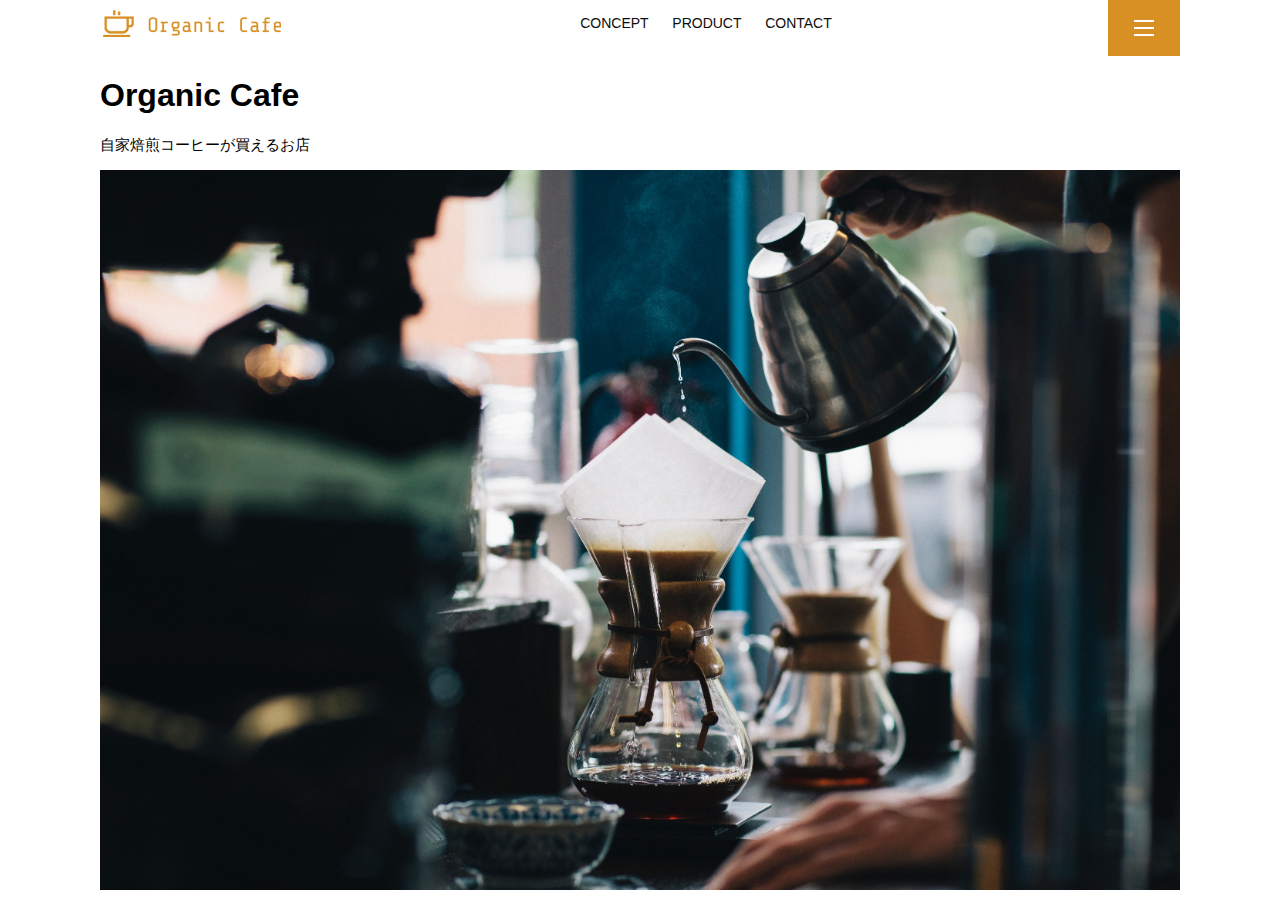
<file: html-css-kadai_013/index.html>
<!DOCTYPE html>
<html>
  <head>
    <title>Organic Cafe</title>
    <meta charset="UTF-8" />
    <meta name="description" content="自家焙煎のコーヒーがお家で楽しめるOrganic Cafe"/>
    <meta name="viewport" content="width=device-width, initial-scale=1.0" />
    <link rel="stylesheet" href="style.css" />
  </head>
  <body>
    <!-- ヘッダー -->
    <header>
      <!-- ロゴ -->
      <a href="index.html" id="logo"><img src="images/logo.png" alt="トップページに戻る"/></a>

      <!-- PC用ナビゲーション -->
      <nav id="nav-pc">
        <a href="index.html#concept">CONCEPT</a>
        <a href="index.html#product">PRODUCT</a>
        <a href="index.html#contact">CONTACT</a>
      </nav>
      <!-- スマートフォン用ハンバーガーメニュー -->
      <img src="images/button-menu.png" alt="ナビゲーションを開く" id="menu-up" onclick="document.getElementById('nav-sp').style.display = 'block'">
      <!-- スマホ用ナビゲーション -->
      <nav id="nav-sp">
        <ul>
          <li>
            <img src="images/button-close.png" alt="ナビゲーションを閉じる" id="close" onclick="document.getElementById('nav-sp').style.display = 'none'">
          </li>
          <li>
            <a href="index.html" id="logo-sp" onclick="document.getElementById('nav-sp').style.display = 'none'">
              <img src="images/logo-sp.png" alt="トップページに戻る">
            </a>
          </li>
          <li>
            <a href="index.html#concept" class="menu" onclick="document.getElementById('nav-sp').style.display = 'none'">CONCEPT</a>
          </li>
          <li>
            <a href="index.html#product" class="menu" onclick="document.getElementById('nav-sp').style.display = 'none'">PRODUCT</a>
          </li>
          <li>
            <a href="index.html#contact" class="menu" onclick="document.getElementById('nav-sp').style.display = 'none'">CONTACT</a>
          </li>
        </ul>
      </nav>
    </header>

    <main>
      <article>
        <!-- メインビジュアル -->
        <section id="main-visual">
          <div id="main-message">
            <h1>Organic Cafe</h1>
            <p>自家焙煎コーヒーが買えるお店</p>
          </div>
          <img src="images/main-image.jpg" alt="コーヒーをハンドドリップで淹れる画像"/>
        </section>
      </article>
    </main>
  </body>
</html>
</file>
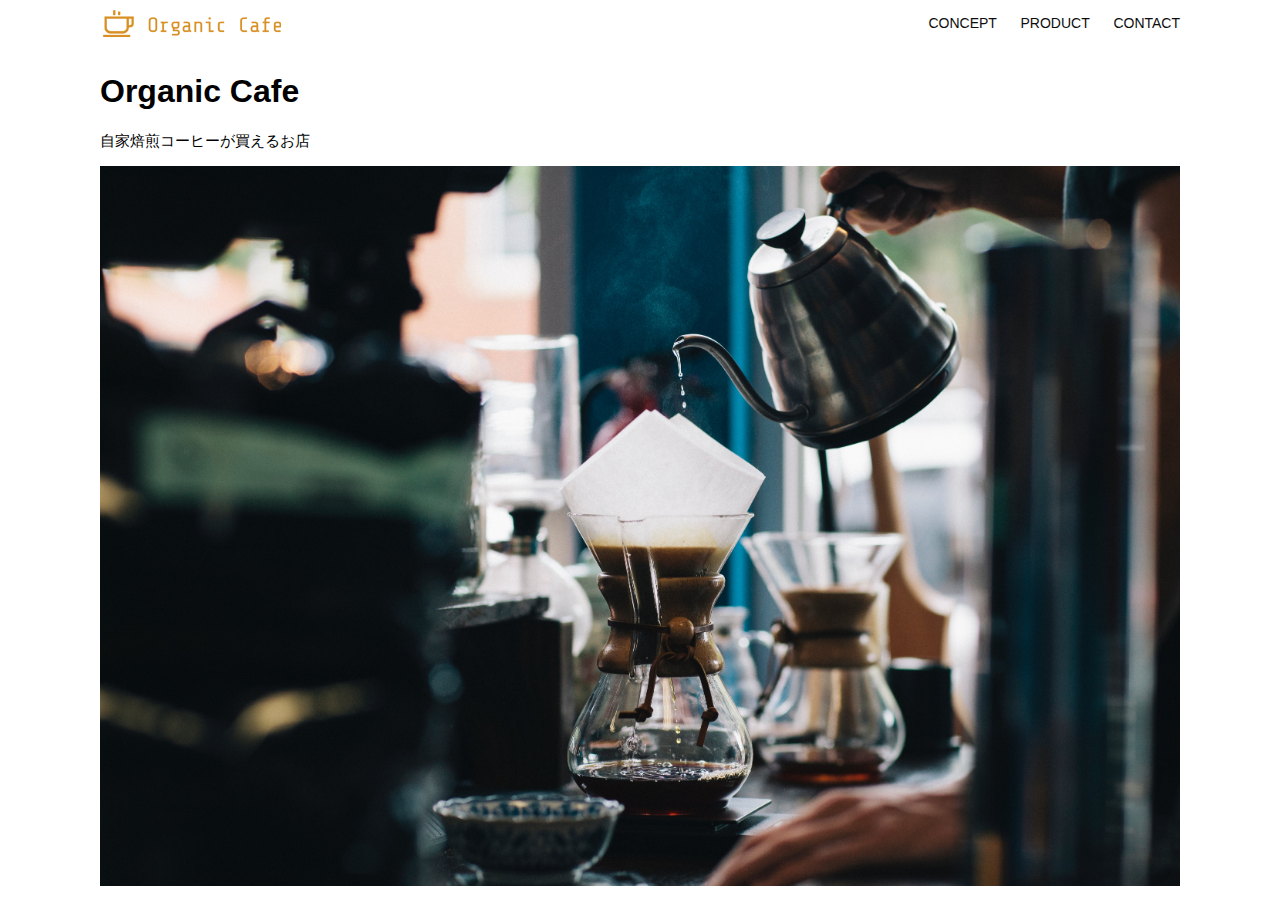
<file: kadai_013/kadai_013/index.html>
<!DOCTYPE html>
<html>
  <head>
    <title>Organic Cafe</title>
    <meta charset="UTF-8" />
    <meta name="description" content="自家焙煎のコーヒーがお家で楽しめるOrganic Cafe"/>
    <meta name="viewport" content="width=device-width, initial-scale=1.0" />
    <link rel="stylesheet" href="style.css" />
  </head>
  <body>
    <!-- ヘッダー -->
    <header>
      <!-- ロゴ -->
      <a href="index.html" id="logo"><img src="images/logo.png" alt="トップページに戻る"/></a>

      <!-- PC用ナビゲーション -->
      <nav id="nav-pc">
        <a href="index.html#concept">CONCEPT</a>
        <a href="index.html#product">PRODUCT</a>
        <a href="index.html#contact">CONTACT</a>
      </nav>
      <!-- スマートフォン用ハンバーガーメニュー -->
      <img src="images/button-menu.png" alt="ナビゲーションを開く" id="menu-sp" onclick="document.getElementById('nav-sp').style.display = 'block'">
      <!-- スマホ用ナビゲーション -->
      <nav id="nav-sp">
        <ul>
          <li>
            <img src="images/button-close.png" alt="ナビゲーションを閉じる" id="close" onclick="document.getElementById('nav-sp').style.display = 'none'">
          </li>
          <li>
            <a href="index.html" id="logo-sp" onclick="document.getElementById('nav-sp').style.display = 'none'">
              <img src="images/logo-sp.png" alt="トップページに戻る"></a>
          </li>
          <li>
            <a href="index.html#concept" class="menu" onclick="document.getElementById('nav-sp').style.display = 'none'">CONCEPT</a>
          </li>
          <li>
            <a href="index.html#product" class="menu" onclick="document.getElementById('nav-sp').style.display = 'none'">PRODUCT</a>
          </li>
          <li>
            <a href="index.html#contact" class="menu" onclick="document.getElementById('nav-sp').style.display = 'none'">CONTACT</a>
          </li>
        </ul>
      </nav>
    </header>

    <main>
      <article>
        <!-- メインビジュアル -->
        <section id="main-visual">
          <div id="main-message">
            <h1>Organic Cafe</h1>
            <p>自家焙煎コーヒーが買えるお店</p>
          </div>
          <img src="images/main-image.jpg" alt="コーヒーをハンドドリップで淹れる画像"/>
        </section>
      </article>
    </main>
  </body>
</html>
</file>
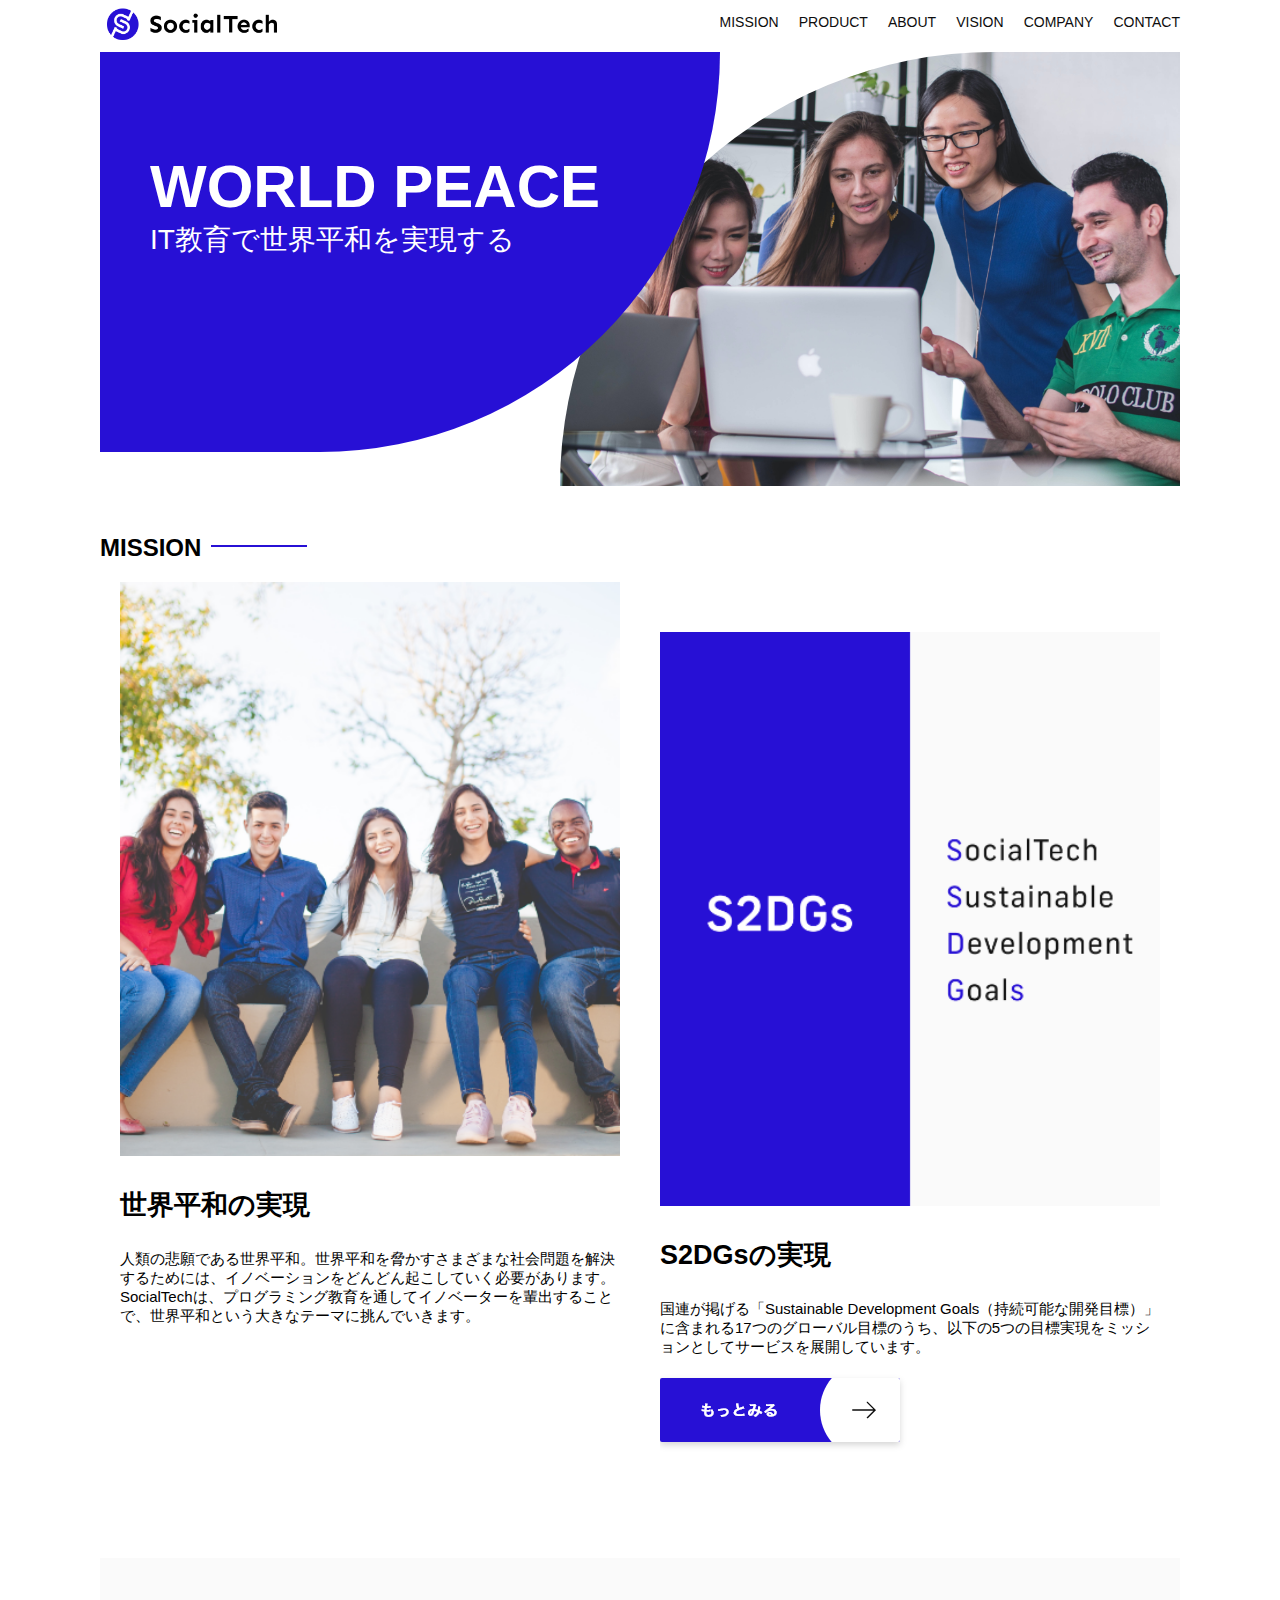
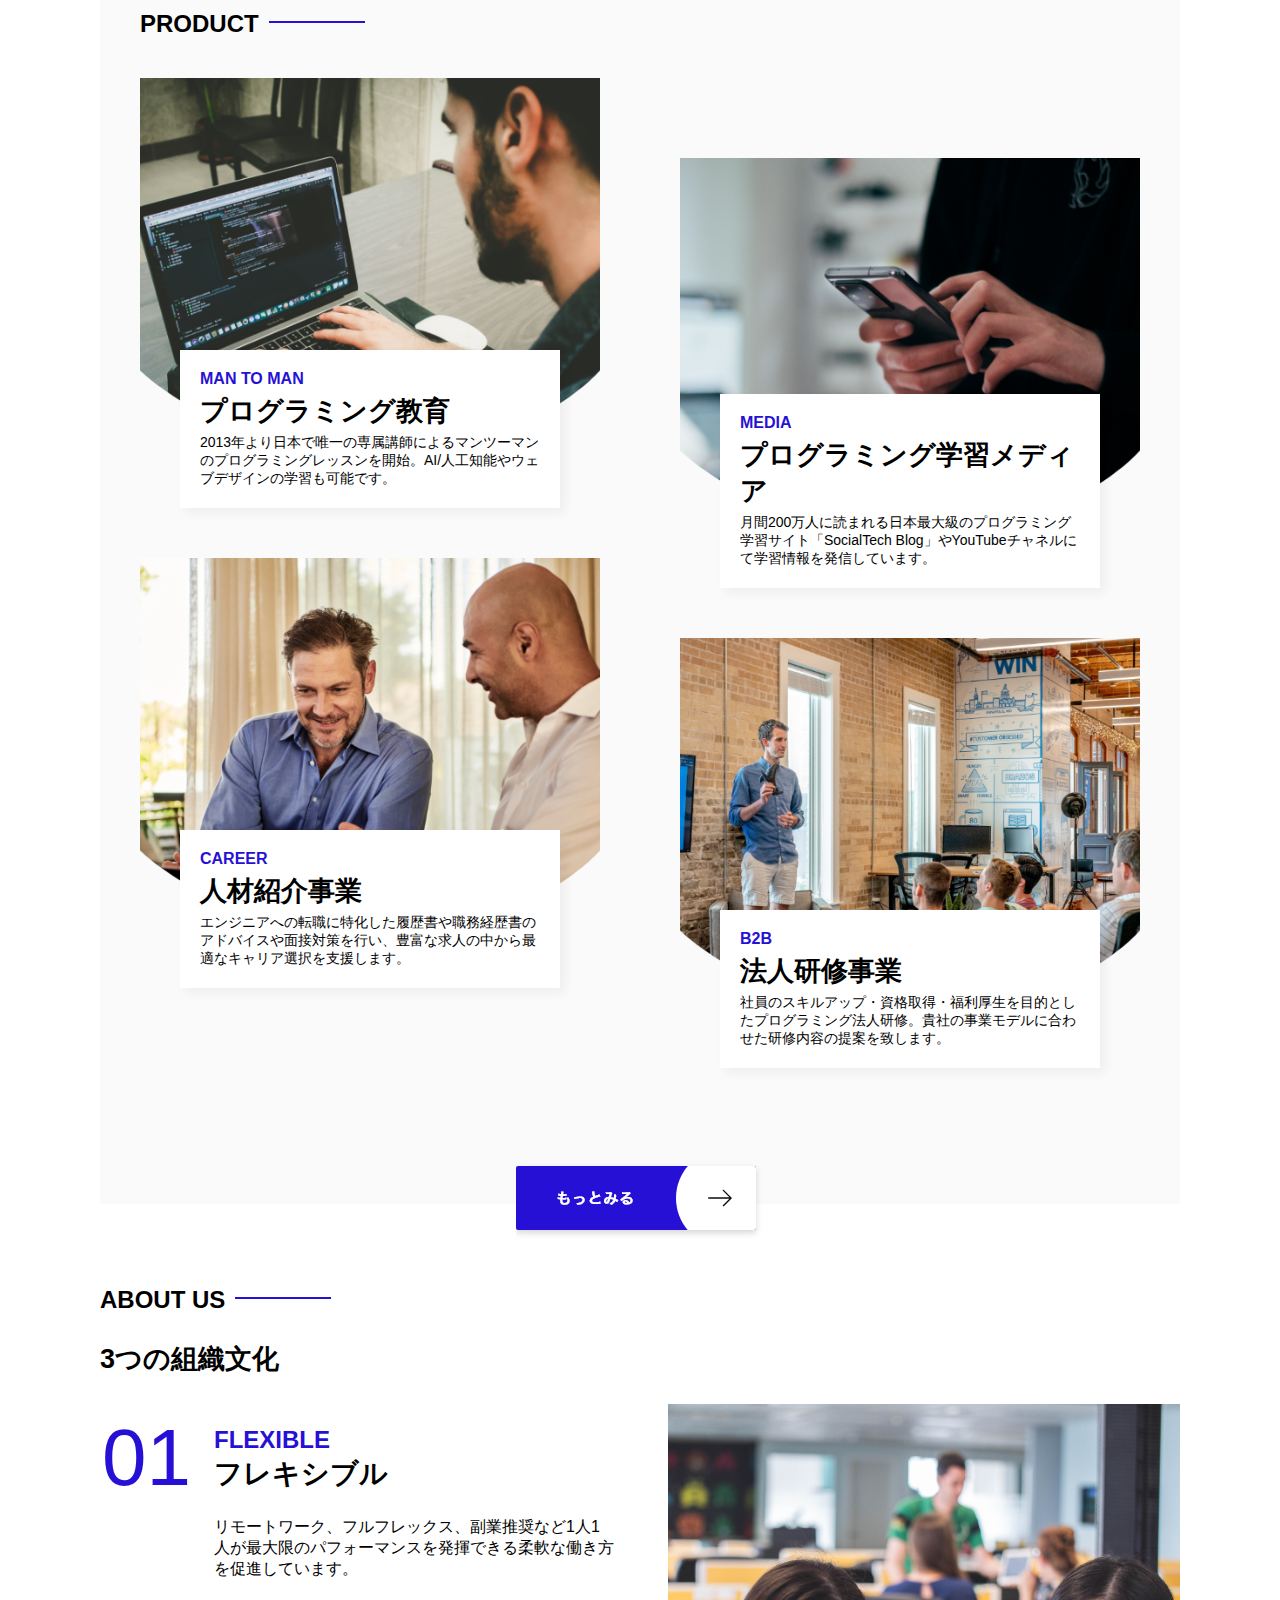
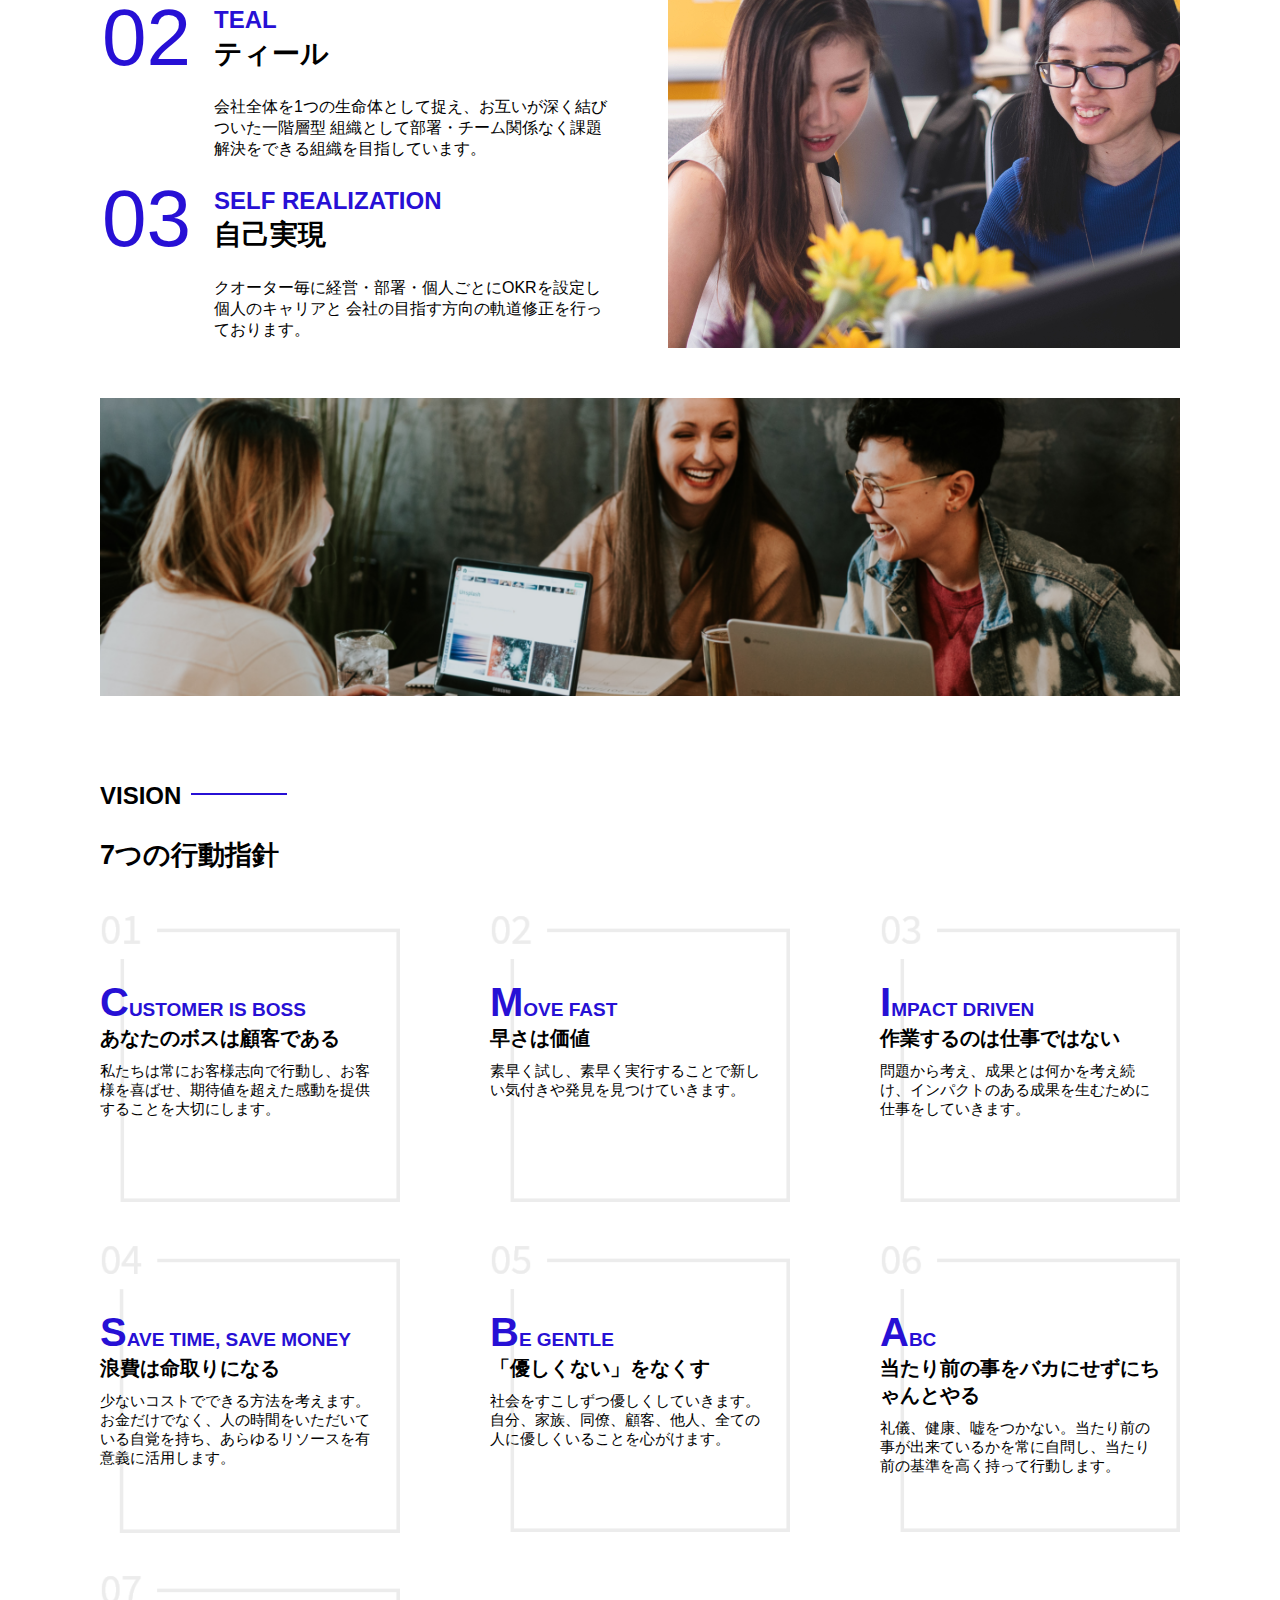
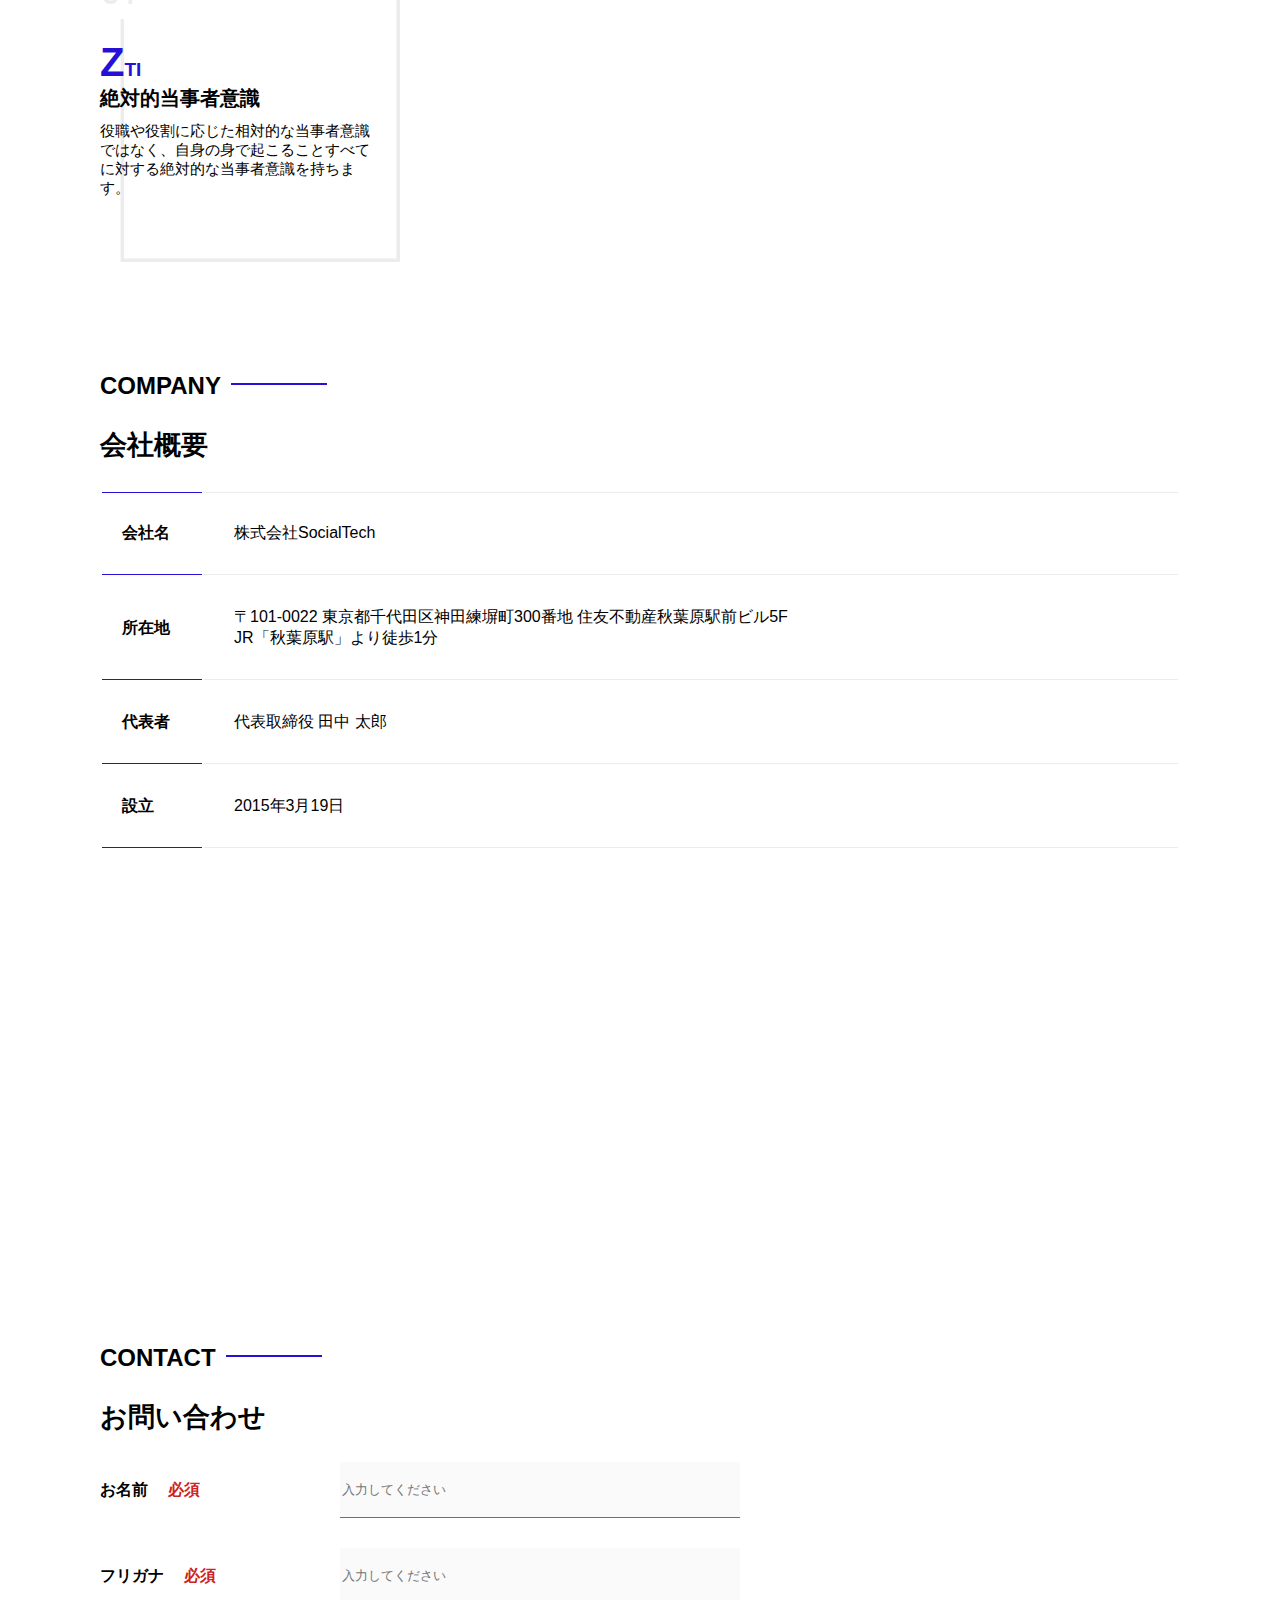
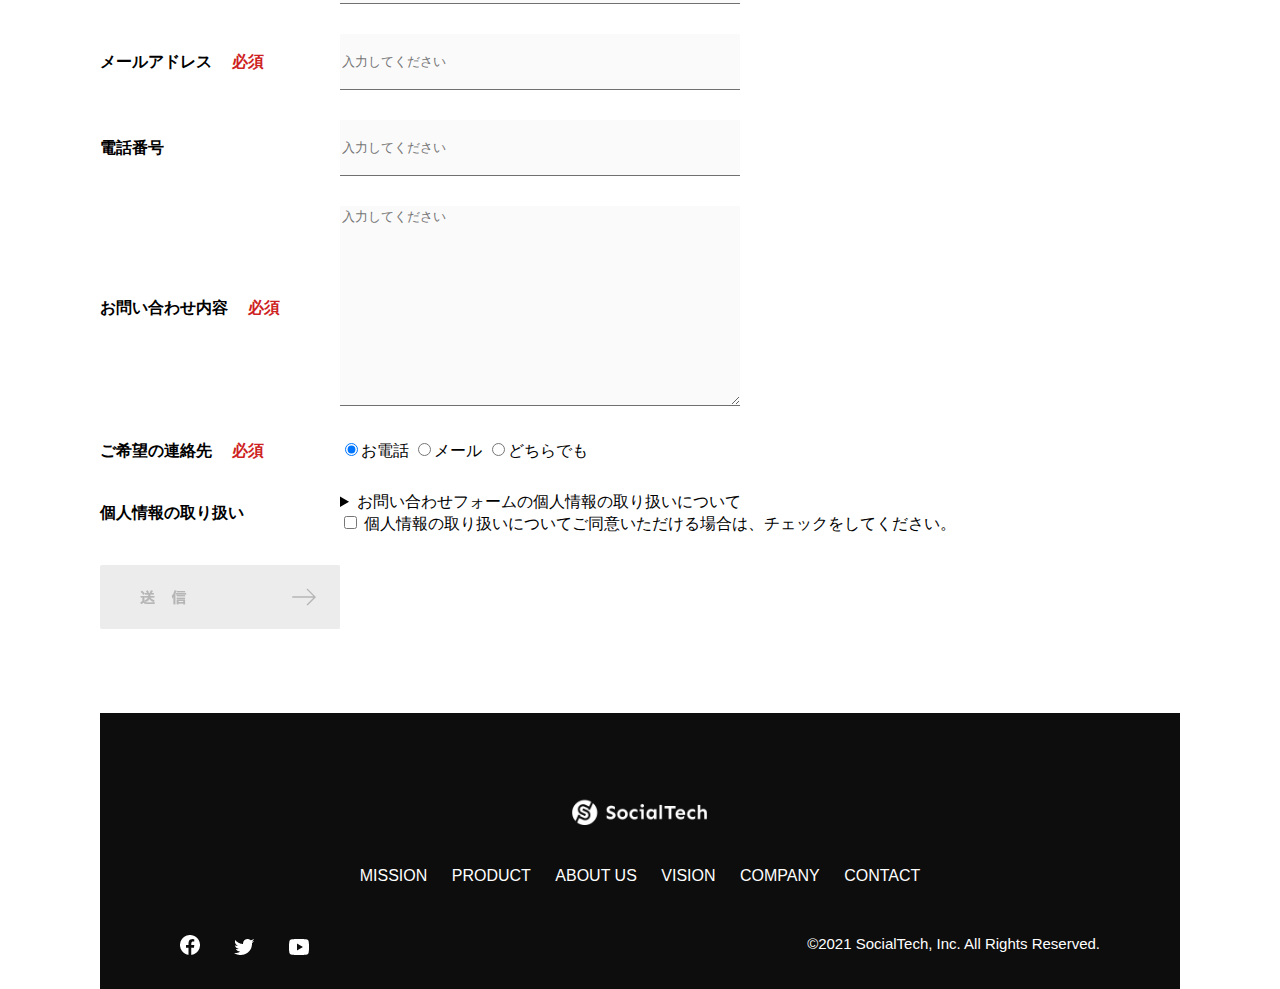
<file: kadai_tutorial_output/socialtech/index.html>
<!DOCTYPE html>
<html>
  <head>
    <title>SocialTech</title>
    <meta charset="UTF-8">
    <meta name="description" content="SocialTechはEdTech業界のリーディングカンパニーを目指します。">
    <meta name="viewport" content="width=device-width, initial-scale=1.0">
    <link rel="stylesheet" href="style.css">
  </head>
  <body>
    <!-- header -->
     <header>
      <!-- ロゴ -->
       <a href="index.html" id="logo"><img src="images/logo.png" alt="トップページに戻る"></a>

       <!-- PC用ナビゲーション -->
        <nav id="nav-pc">
          <ul>
            <li><a href="mission.html">MISSION</a></li>
            <li><a href="product.html">PRODUCT</a></li>
            <li><a href="index.html#aboutus">ABOUT</a></li>
            <li><a href="index.html#vision">VISION</a></li>
            <li><a href="index.html#company">COMPANY</a></li>
            <li><a href="index.html#contact">CONTACT</a></li>
          </ul>
        </nav>
        <!-- スマホ用メニューボタン -->
        <button id="menu-sp" onclick="document.getElementById('nav-sp').style.display = 'block'">
          <img src="images/button-menu.png" alt="ナビゲーションを開く">
        </button>
        <!-- スマホ用ナビゲーション -->
         <div id="nav-sp">
          <button id="close" onclick="document.getElementById('nav-sp').style.display = 'none'">
            <img src="images/button-close.png" alt="ナビゲーションを閉じる">
          </button>
          <nav>
            <ul>
              <li>
                <a href="index.html" id="logo-sp" onclick="document.getElementById('nav-sp').style.display = 'none'"><img src="images/logo-sp.png" alt="トップページに戻る"></a>
              </li>
              <li><a href="mission.html" class="menu" onclick="document.getElementById('nav-sp').style.display = 'none'">MISSION</a></li>
              <li><a href="product.html" class="menu" onclick="document.getElementById('nav-sp').style.display = 'none'">PRODUCT</a></li>
              <li><a href="index.html#aboutus" class="menu" onclick="document.getElementById('nav-sp').style.display = 'none'">ABOUT US</a></li>
              <li><a href="index.html#vision" class="menu" onclick="document.getElementById('nav-sp').style.display = 'none'">VISION</a></li>
              <li><a href="index.html#company" class="menu" onclick="document.getElementById('nav-sp').style.display = 'none'">COMPANY</a></li>
              <li><a href="index.html#contact" class="menu" onclick="document.getElementById('nav-sp').style.display = 'none'">CONTACT</a></li>
            </ul>
          </nav>
          <div id="sns">
            <a href="https://www.facebook.com/sejuku2013">
              <img src="images/button-facebook.png" alt="Facebookのリンク">
            </a>
            <a href="https://twitter.com/samuraijuku">
              <img src="images/button-twitter.png" alt="Twitterのリンク">
            </a>
            <a href="https://www.youtube.com/channel/UCCFOQO5aDK0xXam4cUQXT8g">
              <img src="images/button-youtube.png" alt="YouTubeのリンク">
            </a>
          </div>
         </div>
      </header>
      <main>
        <article>

          <!-- メインビジュアル -->
          <section id="main-visual">
            <div id="main-message">
              <h1>WORLD PEACE</h1>
              <p>IT教育で世界平和を実現する</p>
            </div>
            <img src="images/index/index-main.png" alt="PCの周りに集まる多国籍の仲間たち">
          </section>

          <!-- ミッション -->
           <section id="mission">
            <h2 class="index-h2">MISSION</h2>
            <div id="mission-flex">
              <div>
                <img id="mission-photo" src="images/index/index-mission.png" alt="屋外のベンチで写真を撮影する多国籍の仲間たち">
                <h3>世界平和の実現</h3>
                <p>
                  人類の悲願である世界平和。世界平和を脅かすさまざまな社会問題を解決するためには、イノベーションをどんどん起こしていく必要があります。SocialTechは、プログラミング教育を通してイノベーターを輩出することで、世界平和という大きなテーマに挑んでいきます。
                </p>
              </div>
              <div>
                <img id="s2dgs" src="images/index/s2dgs.png" alt="S2DGs">
                <h3>S2DGsの実現</h3>
                <p>国連が掲げる「Sustainable Development Goals（持続可能な開発目標）」に含まれる17つのグローバル目標のうち、以下の5つの目標実現をミッションとしてサービスを展開しています。</p>
                <a href="mission.html">
                  <img src="images/button-more.png" alt="もっとみる">
                </a>
              </div>
            </div>
           </section>

           <!-- プロダクト -->
          <section id="product">
            <h2 class="index-h2">PRODUCT</h2>
            <div class="product-flex">
              <div id="product-left">
                <div>
                  <img src="images/index/index-mantoman.png" alt="PCでコードを書く男性" class="product-photo">
                  <div class="product-explain">
                    <span>MAN TO MAN</span>
                    <h3>プログラミング教育</h3>
                    <p>2013年より日本で唯一の専属講師によるマンツーマンのプログラミングレッスンを開始。AI/人工知能やウェブデザインの学習も可能です。</p>
                  </div>
                </div>
                <div>
                  <img src="images/index/index-career.png" alt="笑顔で話し合う2人の男性" class="product-photo">
                  <div class="product-explain">
                    <span>CAREER</span>
                    <h3>人材紹介事業</h3>
                    <p>エンジニアへの転職に特化した履歴書や職務経歴書のアドバイスや面接対策を行い、豊富な求人の中から最適なキャリア選択を支援します。</p>
                  </div>
                </div>
              </div>
              <div id="product-right">
                <div>
                  <img src="images/index/index-media.png" alt="スマートフォンを操作する人" class="product-photo">
                  <div class="product-explain">
                    <span>MEDIA</span>
                    <h3>プログラミング学習メディア</h3>
                    <p>月間200万人に読まれる日本最大級のプログラミング学習サイト「SocialTech Blog」やYouTubeチャネルにて学習情報を発信しています。</p>
                  </div>
                </div>
                <div>
                  <img src="images/index/index-b2b.png" alt="講演中の男性とそれを聴く人々" class="product-photo">
                  <div class="product-explain">
                    <span>B2B</span>
                    <h3>法人研修事業</h3>
                    <p>社員のスキルアップ・資格取得・福利厚生を目的としたプログラミング法人研修。貴社の事業モデルに合わせた研修内容の提案を致します。</p>
                  </div>
                </div>
              </div>
            </div>
            <div id="product-more">
              <a href="product.html">
                <img src="images/button-more.png" alt="もっとみる">
              </a>
            </div>
          </section>

          <!-- about us -->
          <section id="aboutus">
            <h2 class="index-h2">ABOUT US</h2>
            <h3>3つの組織文化</h3>
            <div>
              <table class="culture-table">
                <tr>
                  <td class="culture-num">01</td>
                  <th><span class="culture-en">FLEXIBLE</span><br>フレキシブル</th>
                </tr>
                <tr>
                  <td>
                    <!-- 空のセル -->
                  </td>
                  <td class="culture-description">リモートワーク、フルフレックス、副業推奨など1人1人が最大限のパフォーマンスを発揮できる柔軟な働き方を促進しています。</td>
                </tr>
                <tr>
                  <td class="culture-num">02</td>
                  <th><span class="culture-en">TEAL</span><br>ティール</th>
                </tr>
                <tr>
                  <td>
                    <!-- 空のセル -->
                  </td>
                  <td class="culture-description">会社全体を1つの生命体として捉え、お互いが深く結びついた一階層型 組織として部署・チーム関係なく課題解決をできる組織を目指しています。</td>
                </tr>
                <tr>
                  <td class="culture-num">03</td>
                  <th><span class="culture-en">SELF REALIZATION</span><br>自己実現</th>
                </tr>
                <tr>
                  <td>
                    <!-- 空のセル -->
                  </td>
                  <td class="culture-description">クオーター毎に経営・部署・個人ごとにOKRを設定し個人のキャリアと 会社の目指す方向の軌道修正を行っております。</td>
                </tr>
              </table>
              <img src="images/index/index-aboutus1.png" alt="笑顔で話し合う2人の女性" class="culture-img">
            </div>
            <img src="images/index/index-aboutus2.png" alt="笑顔で話し合う3人の男女" class="culture-img2">
          </section>

          <!-- VISION -->
          <section id="vision">
            <h2 class="index-h2">VISION</h2>
            <h3>7つの行動指針</h3>
            <div>
              <div class="vision-box">
                <img src="images/index/vision-01.png" alt="01">
                <div>
                  <h4>CUSTOMER IS BOSS</h4>
                  <h5>あなたのボスは顧客である</h5>
                  <p>私たちは常にお客様志向で行動し、お客様を喜ばせ、期待値を超えた感動を提供することを大切にします。</p>
                </div>
              </div>
              <div class="vision-box">
                <img src="images/index/vision-02.png" alt="02">
                <div>
                  <h4>MOVE FAST</h4>
                  <h5>早さは価値</h5>
                  <p>素早く試し、素早く実行することで新しい気付きや発見を見つけていきます。</p>
                </div>
              </div>
              <div class="vision-box">
                <img src="images/index/vision-03.png" alt="03">
                <div>
                  <h4>IMPACT DRIVEN</h4>
                  <h5>作業するのは仕事ではない</h5>
                  <p>問題から考え、成果とは何かを考え続け、インパクトのある成果を生むために仕事をしていきます。</p>
                </div>
              </div>
              <div class="vision-box">
                <img src="images/index//vision-04.png" alt="04">
                <div>
                  <h4>SAVE TIME, SAVE MONEY</h4>
                  <h5>浪費は命取りになる</h5>
                  <p>少ないコストでできる方法を考えます。お金だけでなく、人の時間をいただいている自覚を持ち、あらゆるリソースを有意義に活用します。</p>
                </div>
              </div>
              <div class="vision-box">
                <img src="images/index/vision-05.png" alt="05">
                <div>
                  <h4>BE GENTLE</h4>
                  <h5>「優しくない」をなくす</h5>
                  <p>社会をすこしずつ優しくしていきます。自分、家族、同僚、顧客、他人、全ての人に優しくいることを心がけます。</p>
                </div>
              </div>
              <div class="vision-box">
                <img src="images/index/vision-06.png" alt="06">
                <div>
                  <h4>ABC</h4>
                  <h5>当たり前の事をバカにせずにちゃんとやる</h5>
                  <p>礼儀、健康、嘘をつかない。当たり前の事が出来ているかを常に自問し、当たり前の基準を高く持って行動します。</p>
                </div>
              </div>
              <div class="vision-box">
                <img src="images/index/vision-07.png" alt="07">
                <div>
                  <h4>ZTI</h4>
                  <h5>絶対的当事者意識</h5>
                  <p>役職や役割に応じた相対的な当事者意識ではなく、自身の身で起こることすべてに対する絶対的な当事者意識を持ちます。</p>
                </div>
              </div>
            </div>
          </section>

          <!-- COMPANY -->
          <section id="company">
            <h2 class="index-h2">COMPANY</h2>
            <h3>会社概要</h3>
            <table id="company-table">
              <tr>
                <th class="tableheader tableheader-first">会社名</th>
                <td class="cell cell-first">株式会社SocialTech</td>
              </tr>
              <tr>
                <th class="tableheader">所在地</th>
                <td class="cell">〒101-0022 東京都千代田区神田練塀町300番地 住友不動産秋葉原駅前ビル5F<br>JR「秋葉原駅」より徒歩1分</td>
              </tr>
              <tr>
                <th class="tableheader">代表者</th>
                <td class="cell">代表取締役 田中 太郎</td>
              </tr>
              <tr>
                <th class="tableheader">設立</th>
                <td class="cell">2015年3月19日</td>
              </tr>
            </table>
            <iframe
            src="https://www.google.com/maps/embed?pb=!1m18!1m12!1m3!1d3240.0688540195165!2d139.7746526!3d35.6999232!2m3!1f0!2f0!3f0!3m2!1i1024!2i768!4f13.1!3m3!1m2!1s0x60188fee13660e23%3A0x77137876edf742ac!2z5L2P5Y-L5LiN5YuV55Sj56eL6JGJ5Y6f6aeF5YmN44OT44Or!5e0!3m2!1sja!2sjp!4v1747927438514!5m2!1sja!2sjp"
            width="600" height="450" style="border:0;" allowfullscreen="" loading="lazy" referrerpolicy="no-referrer-when-downgrade">
            </iframe>
          </section>

          <!-- お問い合わせフォーム -->
          <section id="contact">
            <h2 class="index-h2">CONTACT</h2>
            <h3>お問い合わせ</h3>
            <form>
              <div class="contact-wrap">
                <div class="contact-heading">
                  <label class="contact-label">お名前<span class="contact-span">必須</span></label>
                </div>
                <div>
                  <input type="text" name="name" placeholder="入力してください" class="contact-textbox">
                </div>
              </div> 
              <div>
                <div class="contact-heading">
                  <label class="contact-label">フリガナ<span class="contact-span">必須</span></label>
                </div>
                <div>
                  <input type="text" name="hurigana" placeholder="入力してください" class="contact-textbox">
                </div>
              </div>
              <div>
                <div class="contact-heading">
                  <label class="contact-label">メールアドレス<span class="contact-span">必須</span></label>
                </div>
                <div>
                  <input type="text" name="email" placeholder="入力してください" class="contact-textbox">
                </div>
              </div>
              <div>
                <div class="contact-heading">
                  <label class="contact-label">電話番号</label>
                </div>
                <div>
                  <input type="text" name="tel" placeholder="入力してください" class="contact-textbox">
                </div>
              </div>
              <div>
                <div class="contact-heading">
                  <label for="" class="contact-label">お問い合わせ内容<span class="contact-span">必須</span></label>
                </div>
                <div>
                  <textarea name="message" class="contact-textarea" placeholder="入力してください"></textarea>
                </div>
              </div>
              <div>
                <div class="contact-heading">
                  <label class="contact-label">ご希望の連絡先<span class="contact-span">必須</span></label>
                </div>
                <div>
                  <input type="radio" class="radiobutton" value="tel" name="contact" checked><label>お電話</label>
                  <input type="radio" class="radiobutton" value="mail" name="contact"><label>メール</label>
                  <input type="radio" class="radiobutton" value="both" name="contact"><label>どちらでも</label>
                </div>
              </div>

              <div>
                <div class="contact-heading">
                  <label class="contact-label">個人情報の取り扱い</label>
                </div>
                 <div>
                  <details>
                    <summary>お問い合わせフォームの個人情報の取り扱いについて</summary>
                    <div>
                      <dl>
                        <dt>１．組織の名称又は氏名</dt>
                        <dd>株式会社SocialTech</dd>
                        <dt>２．個人情報保護管理者（若しくはその代理人）の氏名又は職名、所属及び連絡先</dt>
                        <dd>
                          <p>鈴木 一郎 コーポレート部</p>
                          <p>メールアドレス：samurai@example.com</p>
                          <p>TEL：03-1234-5678</p>
                        </dd>
                        <dt>３．個人情報の利用目的</dt>
                        <dd>
                          <ul>
                            <li>本サービス及び本サービスに関連する情報の提供又はそれらに関する連絡のため</li>
                            <li>ユーザーの本人確認のため</li>
                            <li>当社サービスのご案内のため</li>
                            <li>当社の商品等の広告または宣伝（電子メールによるものを含むものとします。）</li>
                          </ul>
                        </dd>
                        <dt>４．個人情報の取り扱い業務の委託</dt>
                        <dd>個人情報の取扱業務の全部または一部を外部に業務委託する場合があります。その際、弊社は、個人情報を適切に保護できる管理体制を敷き実行していることを条件として委託先を厳選したうえで、機密保持契約を委託先と締結し、お客様の個人情報を厳密に管理させます。</dd>
                        <dt>５．個人情報の開示等の請求</dt>
                        <dd>
                          お客様は、弊社に対してご自身の個人情報の開示等（利用目的の通知、開示、内容の訂正・追加・削除、利用の停止または消去、第三者への提供の停止）に関して、当社問合わせ窓口に申し出ることができます。<br>
                          その際、弊社はお客様ご本人を確認させていただいたうえで、合理的な期間内に対応いたします。<br>
                          なお、個人情報に関する弊社問合わせ先は、次の通りです。
                        </dd>
                        <dd>
                          <p>株式会社SocialTech　個人情報問合せ窓口</p>
                          <p>〒150-0043　東京都千代田区神田練塀町300番地 住友不動産秋葉原駅前ビル5F</p>
                          <p>メールアドレス：samurai@example.com　TEL：03-1234-5678</p>
                        </dd>
                        <dt>６．個人情報を提供されることの任意性について</dt>
                        <dd>お客様がご自身の個人情報を弊社に提供されるか否かは、お客様のご判断によりますが、もしご提供されない場合には、適切なサービスが提供できない場合がありますので予めご了承ください。</dd>
                      </dl>
                    </div>
                  </details>
                  <input type="checkbox" name="agree">
                  <span>個人情報の取り扱いについてご同意いただける場合は、チェックをしてください。</span>
                 </div>
              </div>
              <input type="image" src="images/button-submit.png" alt="送信する">
            </form>
          </section>
        </article>
      </main>

      <footer>
        <div id="footer-logo">
          <img src="images/logo-sp.png" alt="SocialTech">
        </div>
        <div id="footer-link">
          <a href="mission.html">MISSION</a>
          <a href="product.html">PRODUCT</a>
          <a href="index.html#aboutus">ABOUT US</a>
          <a href="index.html#vision">VISION</a>
          <a href="index.html#company">COMPANY</a>
          <a href="index.html#contact">CONTACT</a>
        </div>
        <div id="sns-footer">
          <div class="sns-btns">
            <a href="https://www.facebook.com/sejuku2013"><img src="images/button-facebook.png" alt="Facebookのリンク"></a>
            <a href="https://twitter.com/samuraijuku"><img src="images/button-twitter.png" alt="Twitterのリンク"></a>
            <a href="https://www.youtube.com/channel/UCCFOQO5aDK0xXam4cUQXT8g"><img src="images/button-youtube.png" alt="YouTubeのリンク"></a>
          </div>
          <p id="copyright">&copy;2021 SocialTech, Inc. All Rights Reserved.</p>
        </div>
      </footer>
  </body>
</html>
</file>
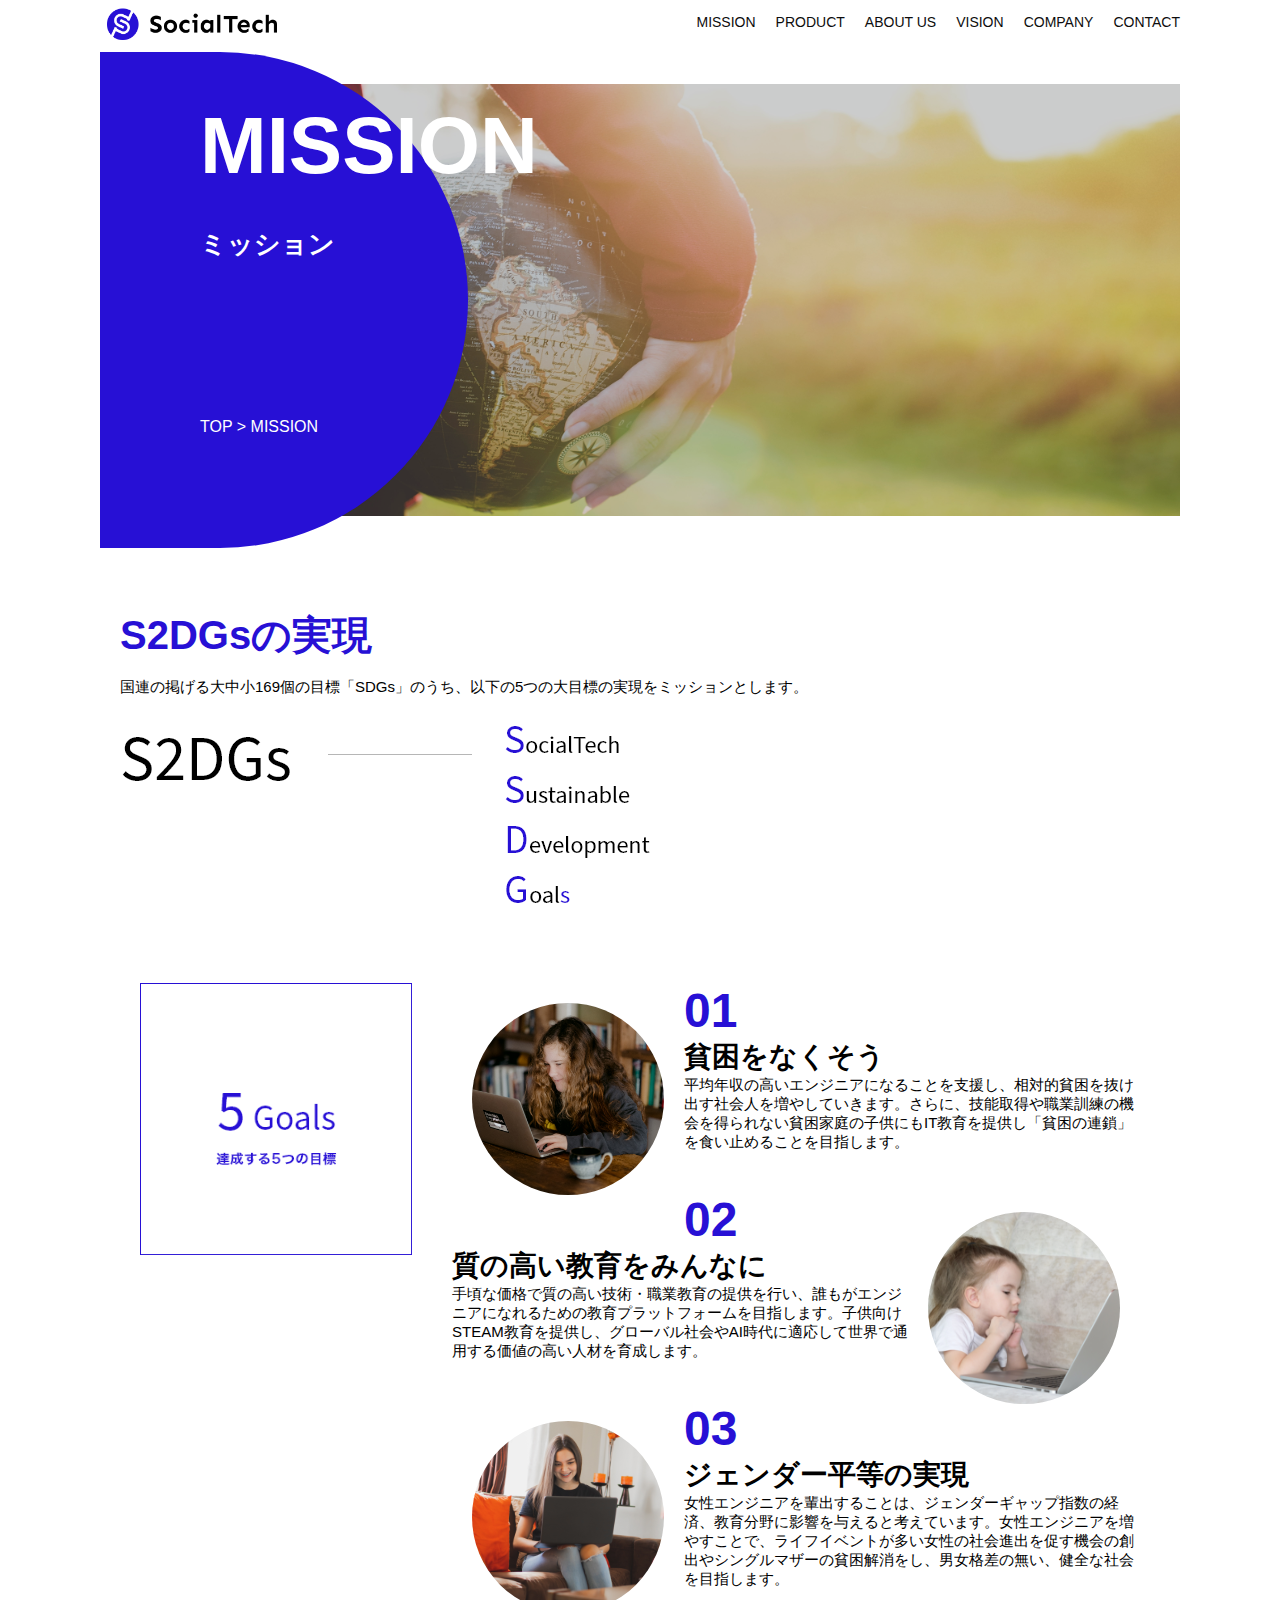
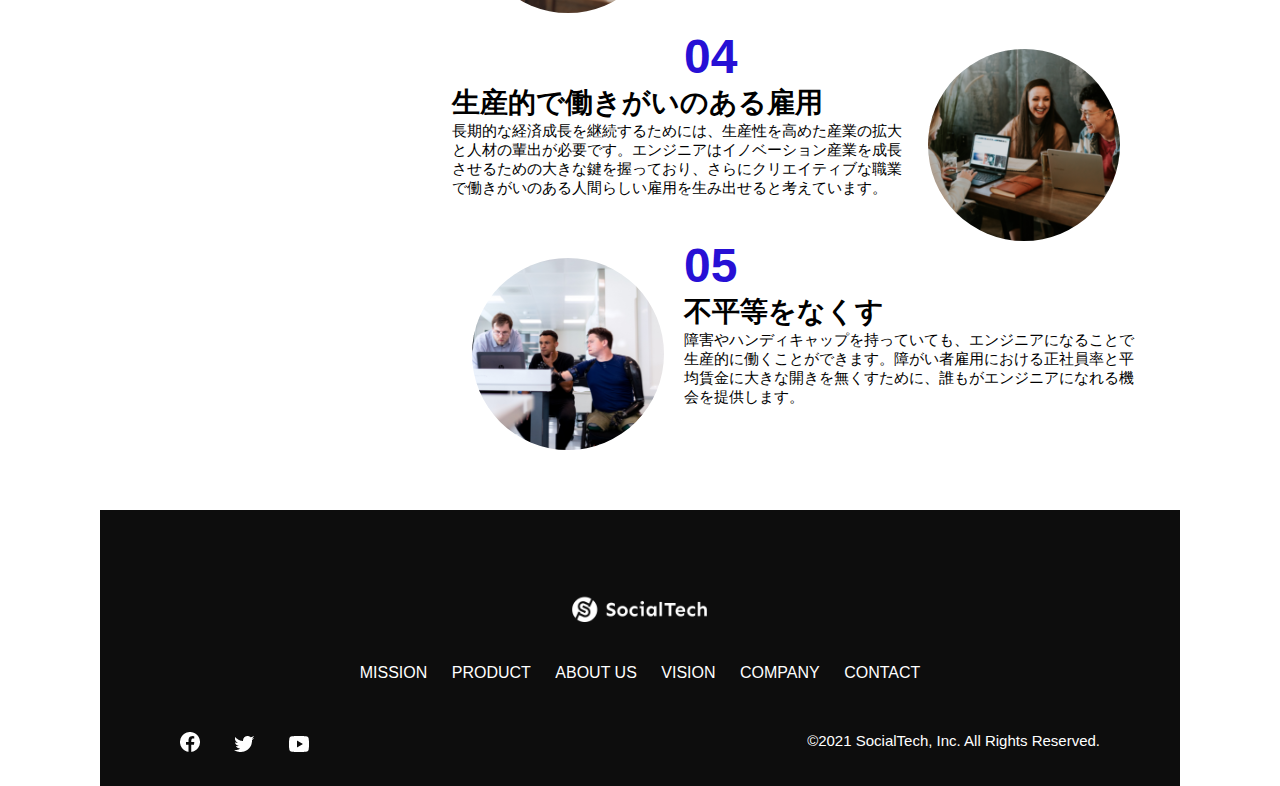
<file: kadai_tutorial_output/socialtech/mission.html>
<!DOCTYPE html>
<html>
  <head>
    <title>SocialTech - MISSION ミッション -</title>
    <meta charset="utf-8">
    <meta name="description" content="SocialTechが目指す5つの目標（S2DGs）を紹介します">
    <meta name="viewport" content="width=device-width, initial-scale=1.0">
    <link rel="stylesheet" href="style.css">
  </head>

  <body>
    <!-- ヘッダー -->
    <header>
      <!-- ロゴ -->
      <a href="index.html" id="logo">
        <img src="images/logo.png" alt="トップページに戻る">
      </a>

      <!-- PC用ナビゲーション -->
      <nav id="nav-pc">
        <ul>
          <li><a href="mission.html">MISSION</a></li>
          <li><a href="product.html">PRODUCT</a></li>
          <li><a href="index.html#aboutus">ABOUT US</a></li>
          <li><a href="index.html#vision">VISION</a></li>
          <li><a href="index.html#company">COMPANY</a></li>
          <li><a href="index.html#contact">CONTACT</a></li>
        </ul>
      </nav>

      <!-- スマホ用メニューボタン -->
      <button id="menu-sp" onclick="document.getElementById('nav-sp').style.display = 'block'">
        <img src="images/button-menu.png" alt="ナビゲーションを開く">
      </button>

      <!-- スマホ用ナビゲーション -->
      <div id="nav-sp">
        <button id="close" onclick="document.getElementById('nav-sp').style.display = 'none'">
          <img src="images/button-close.png" alt="ナビゲーションを閉じる">
        </button>

        <nav>
          <ul>
            <li>
              <a id="logo-sp" href="index.html" onclick="document.getElementById('nav-sp').style.display = 'none'"><img src="images/logo-sp.png" alt="トップページに戻る"></a>
            </li>
            <li><a class="menu" href="mission.html" onclick="document.getElementById('nav-sp').style.display = 'none'">MISSION</a></li>
            <li><a class="menu" href="product.html" onclick="document.getElementById('nav-sp').style.display = 'none'">PRODUCT</a></li>
            <li><a class="menu" href="index.html#aboutus" onclick="document.getElementById('nav-sp').style.display = 'none'">ABOUT US</a></li>
            <li><a class="menu" href="index.html#vision" onclick="document.getElementById('nav-sp').style.display = 'none'">VISION</a></li>
            <li><a class="menu" href="index.html#company" onclick="document.getElementById('nav-sp').style.display = 'none'">COMPANY</a></li>
            <li><a class="menu" href="index.html#contact" onclick="document.getElementById('nav-sp').style.display = 'none'">CONTACT</a></li>
          </ul>
        </nav>
        <div id="sns">
          <a href="https://www.facebook.com/sejuku2013">
            <img src="images/button-facebook.png" alt="Facebookのリンク">
          </a>
          <a href="https://twitter.com/samuraijuku">
            <img src="images/button-twitter.png" alt="Twitterのリンク">
          </a>
          <a href="https://www.youtube.com/channel/UCCFOQO5aDK0xXam4cUQXT8g">
            <img src="images/button-youtube.png" alt="YouTubeのリンク">
          </a>
        </div>
      </div>
    </header>

    <main>
      <article>
        <section id="mission-main">
          <div class="mission-main-inner">
            <div id="mission-title">
              <h1>MISSION<br><span>ミッション</span></h1>
              <p>TOP > MISSION</p>
            </div>
          </div>
        </section>

        <section id="mission-s2dgs">
          <h2 class="mission-h2">S2DGsの実現</h2>
          <p>国連の掲げる大中小169個の目標「SDGs」のうち、以下の5つの大目標の実現をミッションとします。</p>
          <img src="images/mission/mission-s2dgs.png" alt="S2DGs">
        </section>

        <section id="mission-five-goals">
          <div class="five-goals-image">
            <img src="images/mission/mission-5goals.png" alt="5Goals">
          </div>
          <div class="five-goals-read">
            <div>
              <img src="images/mission/mission-5goals01.png" alt="PCを操作する女の子" class="fivegoals-image-left">
              <span class="fivegoals-number">01</span>
              <h3 class="fivegoals-h3">貧困をなくそう</h3>
              <p class="fivegoals-p">平均年収の高いエンジニアになることを支援し、相対的貧困を抜け出す社会人を増やしていきます。さらに、技能取得や職業訓練の機会を得られない貧困家庭の子供にもIT教育を提供し「貧困の連鎖」を食い止めることを目指します。</p>
            </div>
            <div>
              <img src="images/mission/mission-5goals02.png" alt="PCを見つめる小さい女の子" class="fivegoals-image-right">
              <span class="fivegoals-number">02</span>
              <h3 class="fivegoals-h3">質の高い教育をみんなに</h3>
              <p class="fivegoals-p">手頃な価格で質の高い技術・職業教育の提供を行い、誰もがエンジニアになれるための教育プラットフォームを目指します。子供向けSTEAM教育を提供し、グローバル社会やAI時代に適応して世界で通用する価値の高い人材を育成します。</p>
            </div>
            <div>
              <img src="images/mission/mission-5goals03.png" alt="PCを操作する女性" class="fivegoals-image-left">
              <span class="fivegoals-number">03</span>
              <h3 class="fivegoals-h3">ジェンダー平等の実現</h3>
              <p class="fivegoals-p">女性エンジニアを輩出することは、ジェンダーギャップ指数の経済、教育分野に影響を与えると考えています。女性エンジニアを増やすことで、ライフイベントが多い女性の社会進出を促す機会の創出やシングルマザーの貧困解消をし、男女格差の無い、健全な社会を目指します。</p>
            </div>
            <div>
              <img src="images/mission/mission-5goals04.png" alt="笑顔で話し合う3人の男女" class="fivegoals-image-right">
              <span class="fivegoals-number">04</span>
              <h3 class="fivegoals-h3">生産的で働きがいのある雇用</h3>
              <p class="fivegoals-p">長期的な経済成長を継続するためには、生産性を高めた産業の拡大と人材の輩出が必要です。エンジニアはイノベーション産業を成長させるための大きな鍵を握っており、さらにクリエイティブな職業で働きがいのある人間らしい雇用を生み出せると考えています。</p>
            </div>
            <div>
              <img src="images/mission/mission-5goals05.png" alt="障害を持つ男性が生き生きと働く様子" class="fivegoals-image-left">
              <span class="fivegoals-number">05</span>
              <h3 class="fivegoals-h3">不平等をなくす</h3>
              <p class="fivegoals-p">障害やハンディキャップを持っていても、エンジニアになることで生産的に働くことができます。障がい者雇用における正社員率と平均賃金に大きな開きを無くすために、誰もがエンジニアになれる機会を提供します。</p>
            </div>
          </div>
        </section>
        
      </article>
    </main>

    <footer>
      <div id="footer-logo">
        <img src="images/logo-sp.png" alt="SocialTech">
      </div>
      <div id="footer-link">
        <a href="mission.html">MISSION</a>
        <a href="product.html">PRODUCT</a>
        <a href="index.html#aboutus">ABOUT US</a>
        <a href="index.html#vision">VISION</a>
        <a href="index.html#company">COMPANY</a>
        <a href="index.html#contact">CONTACT</a>
      </div>
      <div id="sns-footer">
        <div class="sns-btns">
          <a href="https://www.facebook.com/sejuku2013"><img src="images/button-facebook.png" alt="Facebookのリンク"></a>
          <a href="https://twitter.com/samuraijuku"><img src="images/button-twitter.png" alt="Twitterのリンク"></a>
          <a href="https://www.youtube.com/channel/UCCFOQO5aDK0xXam4cUQXT8g"><img src="images/button-youtube.png" alt="YouTubeのリンク"></a>
        </div>
        <p id="copyright">&copy;2021 SocialTech, Inc. All Rights Reserved.</p>
      </div>
    </footer>

  </body>
</html>
</file>
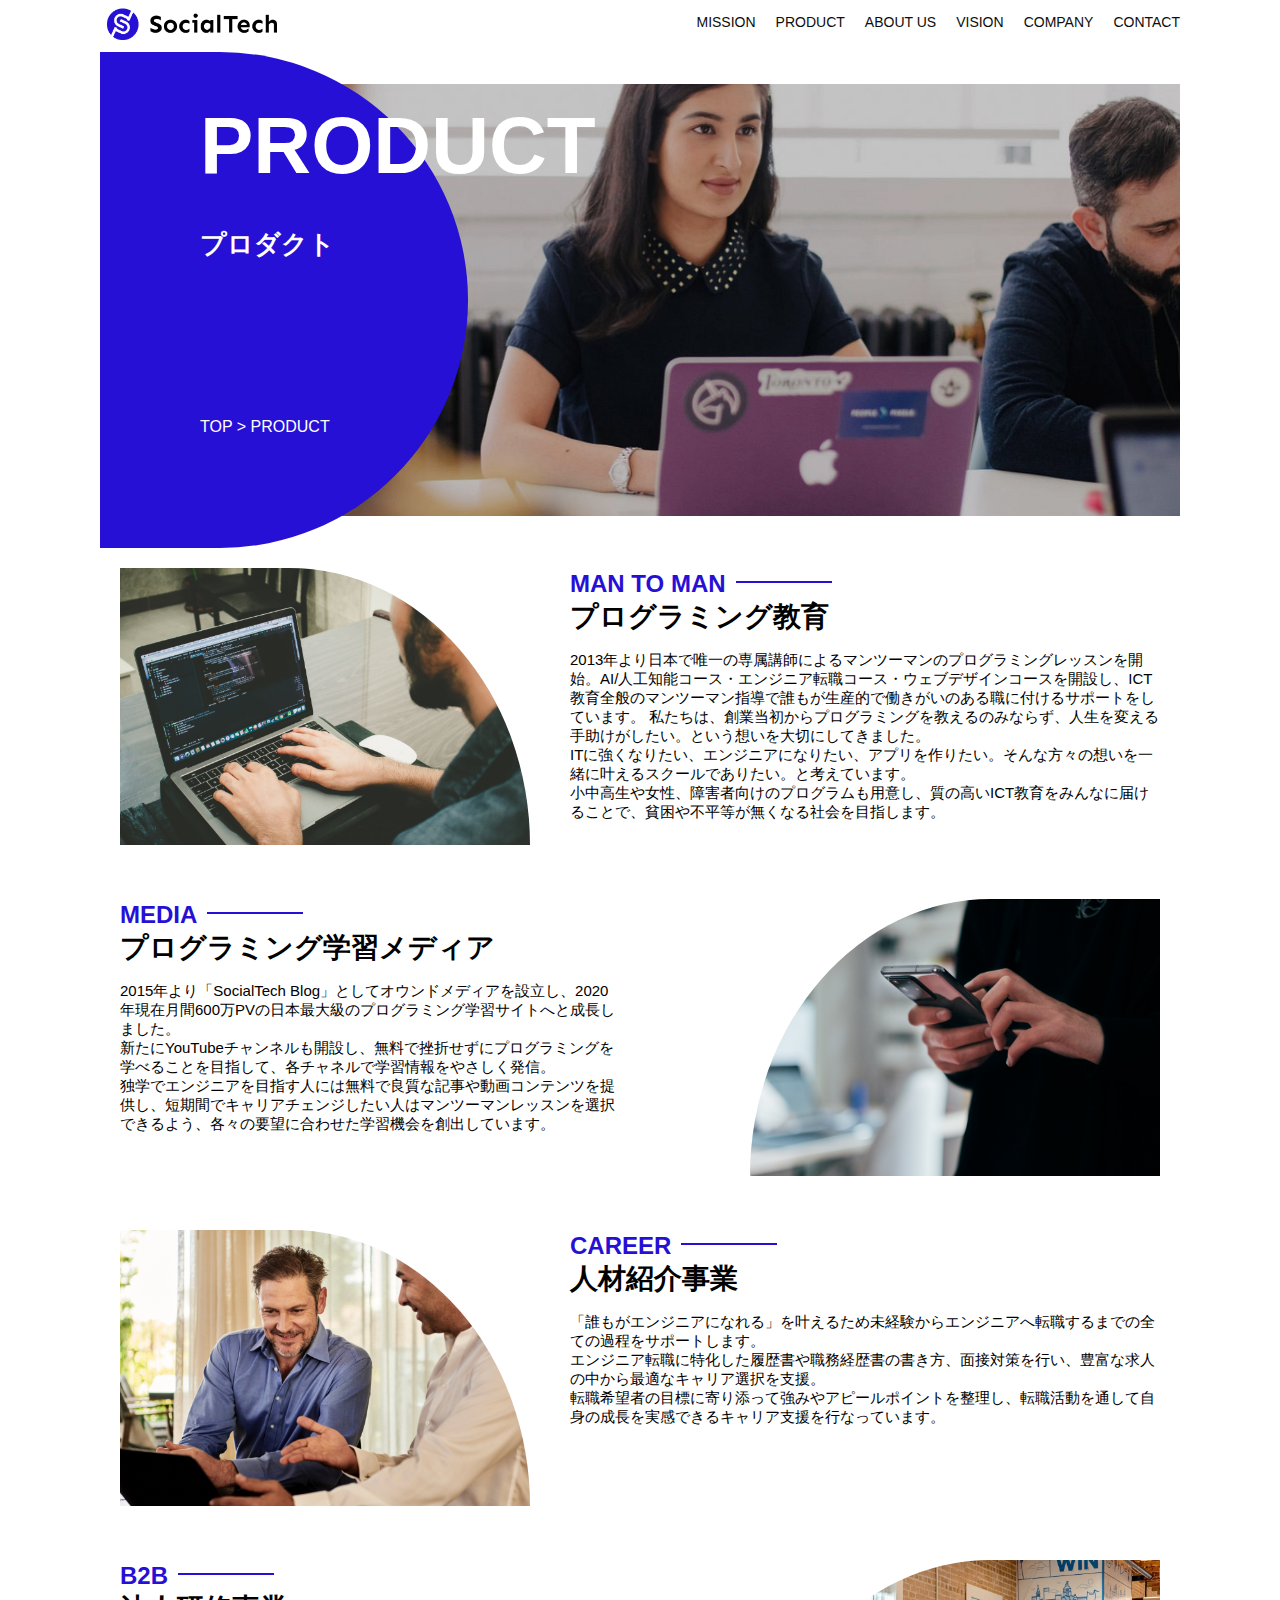
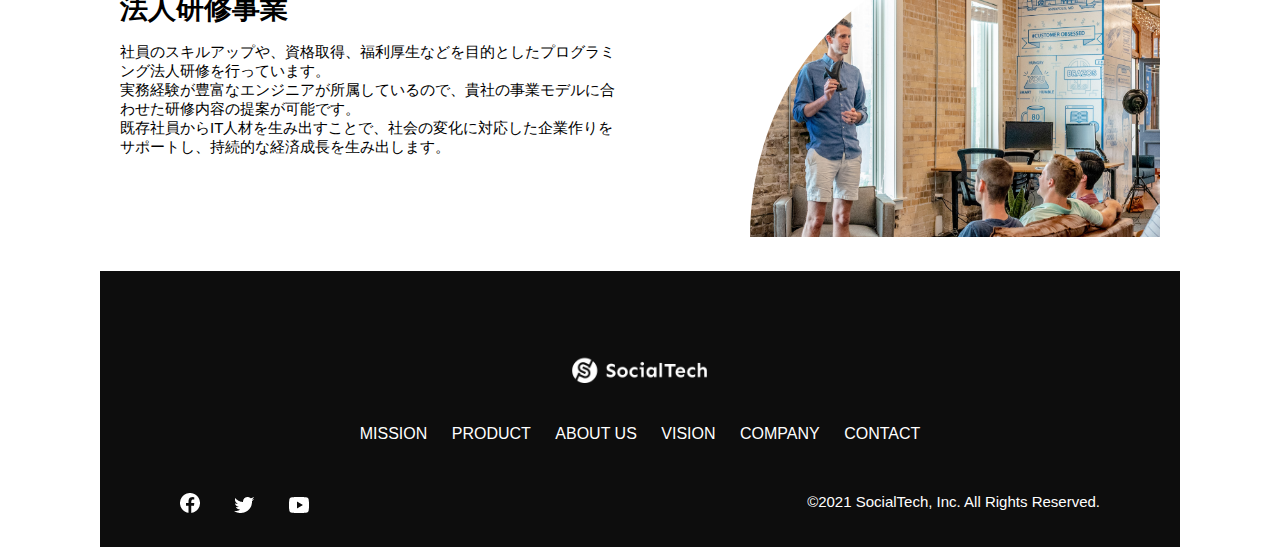
<file: kadai_tutorial_output/socialtech/product.html>
<!DOCTYPE html>
<html>
  <head>
    <title>SocialTech -PRODUCT プロダクト-</title>
    <meta charset="utf-8">
    <meta name="description" content="SocialTechの4つのプロダクトを紹介します">
    <meta name="viewport" content="width=device-width, initial-scale=1.0">
    <link rel="stylesheet" href="style.css">
  </head>

  <body>
    <!-- ヘッダー -->
    <header>
      <!-- ロゴ -->
      <a href="index.html" id="logo">
        <img src="images/logo.png" alt="トップページに戻る">
      </a>

      <!-- PC用ナビゲーション -->
      <nav id="nav-pc">
        <ul>
          <li><a href="mission.html">MISSION</a></li>
          <li><a href="product.html">PRODUCT</a></li>
          <li><a href="index.html#aboutus">ABOUT US</a></li>
          <li><a href="index.html#vision">VISION</a></li>
          <li><a href="index.html#company">COMPANY</a></li>
          <li><a href="index.html#contact">CONTACT</a></li>
        </ul>
      </nav>

      <!-- スマホ用メニューボタン -->
      <button id="menu-sp" onclick="document.getElementById('nav-sp').style.display = 'block'">
        <img src="images/button-menu.png" alt="ナビゲーションを開く">
      </button>

      <!-- スマホ用ナビゲーション -->
      <div id="nav-sp">
        <button id="close" onclick="document.getElementById('nav-sp').style.display = 'none'">
          <img src="images/button-close.png" alt="ナビゲーションを閉じる">
        </button>

        <nav>
          <ul>
            <li>
              <a id="logo-sp" href="index.html" onclick="document.getElementById('nav-sp').style.display = 'none'"><img src="images/logo-sp.png" alt="トップページに戻る"></a>
            </li>
            <li><a class="menu" href="mission.html" onclick="document.getElementById('nav-sp').style.display = 'none'">MISSION</a></li>
            <li><a class="menu" href="product.html" onclick="document.getElementById('nav-sp').style.display = 'none'">PRODUCT</a></li>
            <li><a class="menu" href="index.html#aboutus" onclick="document.getElementById('nav-sp').style.display = 'none'">ABOUT US</a></li>
            <li><a class="menu" href="index.html#vision" onclick="document.getElementById('nav-sp').style.display = 'none'">VISION</a></li>
            <li><a class="menu" href="index.html#company" onclick="document.getElementById('nav-sp').style.display = 'none'">COMPANY</a></li>
            <li><a class="menu" href="index.html#contact" onclick="document.getElementById('nav-sp').style.display = 'none'">CONTACT</a></li>
          </ul>
        </nav>
        <div id="sns">
          <a href="https://www.facebook.com/sejuku2013">
            <img src="images/button-facebook.png" alt="Facebookのリンク">
          </a>
          <a href="https://twitter.com/samuraijuku">
            <img src="images/button-twitter.png" alt="Twitterのリンク">
          </a>
          <a href="https://www.youtube.com/channel/UCCFOQO5aDK0xXam4cUQXT8g">
            <img src="images/button-youtube.png" alt="YouTubeのリンク">
          </a>
        </div>
      </div>
    </header>

    <main>
      <article>
        <section id="product-main">
          <div class="product-main-inner">
            <div id="product-title">
              <h1>PRODUCT<br><span>プロダクト</span></h1>
              <p>TOP > PRODUCT</p>
            </div>
          </div>
        </section>

        <section class="product-section product-section-left">
           <div class="product-section-img">
             <img src="images/product/product-mantoman.png" alt="PCでコードを書く男性">
           </div>
           <div class="product-read">
             <h2 class="product-h2">MAN TO MAN</h2>
             <h3 class="product-h3">プログラミング教育</h3>
             <p>
               2013年より日本で唯一の専属講師によるマンツーマンのプログラミングレッスンを開始。AI/人工知能コース・エンジニア転職コース・ウェブデザインコースを開設し、ICT教育全般のマンツーマン指導で誰もが生産的で働きがいのある職に付けるサポートをしています。 私たちは、創業当初からプログラミングを教えるのみならず、人生を変える手助けがしたい。という想いを大切にしてきました。<br>ITに強くなりたい、エンジニアになりたい、アプリを作りたい。そんな方々の想いを一緒に叶えるスクールでありたい。と考えています。<br>小中高生や女性、障害者向けのプログラムも用意し、質の高いICT教育をみんなに届けることで、貧困や不平等が無くなる社会を目指します。
             </p>
           </div>
         </section>
 
         <section class="product-section product-section-right">
           <div class="product-read">
             <h2 class="product-h2">MEDIA</h2>
             <h3 class="product-h3">プログラミング学習メディア</h3>
             <p>2015年より「SocialTech Blog」としてオウンドメディアを設立し、2020年現在月間600万PVの日本最大級のプログラミング学習サイトへと成長しました。<br>新たにYouTubeチャンネルも開設し、無料で挫折せずにプログラミングを学べることを目指して、各チャネルで学習情報をやさしく発信。<br>独学でエンジニアを目指す人には無料で良質な記事や動画コンテンツを提供し、短期間でキャリアチェンジしたい人はマンツーマンレッスンを選択できるよう、各々の要望に合わせた学習機会を創出しています。</p>
           </div>
           <div class="product-section-img">
             <img src="images/product/product-media.png" alt="スマートフォンを操作する人">
           </div>
         </section>
 
         <section class="product-section product-section-left">
           <div class="product-section-img">
             <img src="images/product/product-career.png" alt="笑顔で話し合う2人の男性">
           </div>
           <div class="product-read">
             <h2 class="product-h2">CAREER</h2>
             <h3 class="product-h3">人材紹介事業</h3>
             <p>「誰もがエンジニアになれる」を叶えるため未経験からエンジニアへ転職するまでの全ての過程をサポートします。<br>エンジニア転職に特化した履歴書や職務経歴書の書き方、面接対策を行い、豊富な求人の中から最適なキャリア選択を支援。<br>転職希望者の目標に寄り添って強みやアピールポイントを整理し、転職活動を通して自身の成長を実感できるキャリア支援を行なっています。<br></p>
           </div>
         </section>
 
         <section class="product-section product-section-right">
           <div class="product-read">
             <h2 class="product-h2">B2B</h2>
             <h3 class="product-h3">法人研修事業</h3>
             <p>社員のスキルアップや、資格取得、福利厚生などを目的としたプログラミング法人研修を行っています。<br>実務経験が豊富なエンジニアが所属しているので、貴社の事業モデルに合わせた研修内容の提案が可能です。<br>既存社員からIT人材を生み出すことで、社会の変化に対応した企業作りをサポートし、持続的な経済成長を生み出します。</p>
           </div>
           <div class="product-section-img">
             <img src="images/product/product-b2b.png" alt="講演中の男性とそれを聴く人々">
           </div>
         </section>
         
      </article>
    </main>

    <footer>
      <div id="footer-logo">
        <img src="images/logo-sp.png" alt="SocialTech">
      </div>
      <div id="footer-link">
        <a href="mission.html">MISSION</a>
        <a href="product.html">PRODUCT</a>
        <a href="index.html#aboutus">ABOUT US</a>
        <a href="index.html#vision">VISION</a>
        <a href="index.html#company">COMPANY</a>
        <a href="index.html#contact">CONTACT</a>
      </div>
      <div id="sns-footer">
        <div class="sns-btns">
          <a href="https://www.facebook.com/sejuku2013"><img src="images/button-facebook.png" alt="Facebookのリンク"></a>
          <a href="https://twitter.com/samuraijuku"><img src="images/button-twitter.png" alt="Twitterのリンク"></a>
          <a href="https://www.youtube.com/channel/UCCFOQO5aDK0xXam4cUQXT8g"><img src="images/button-youtube.png" alt="YouTubeのリンク"></a>
        </div>
        <p id="copyright">&copy;2021 SocialTech, Inc. All Rights Reserved.</p>
      </div>
    </footer>
    
  </body>
</html>
</file>
<file: html-css-kadai_013/style.css>
/* PC、スマホ共通スタイル */
body {
  font-family: "Source Sans Pro", "Hiragino Kaku Gothic ProN", Meiryo, Arial,
    sans-serif;
}

p {
  font-size: 15px;
}

#main-visual>img {
  width: 100%;
}

/*================
PC用のスタイル 
=================*/
@media screen and (min-width: 768px) {
  /* 横幅設定 */
  body {
    max-width: 1080px;
    min-width: 960px;
    margin: 0 auto 0 auto;
  }

  /* ヘッダー */
  header {
    display: flex;
    justify-content: space-between;
  }

  /* ナビゲーションのレイアウト */
  #nav-pc {
    text-align: right;
    font-size: 14px;
    padding-top: 15px;
  }

  /* ナビゲーションのリンクの装飾設定 */
  #nav-pc>a {
    text-decoration: none;
    margin-left: 20px;
  }

  #nav-pc>a:link {
    color: #0d0d0d;
  }

  #nav-pc>a:visited {
    color: #0d0d0d;
  }

  #nav-pc>a:hover {
    color: #0d0d0d;
    text-decoration: underline;
  }

  #nav-pc>a:active {
    color: #0d0d0d;
  }

  #menu-sp {
    display: none;
  }

  #nav-sp {
    display: none;
  }
}


@media screen and (max-width: 767px) {
    body {
      min-width: 375px;
      margin: 0;
    }

    #nav-pc {
      display: none;
    }

    #menu-sp {
      float: right;
      padding: 0;
    }

    #nav-sp {
      background-color: #ce933e;
      position: absolute;
      left: 0;
      top: 0;
      height: 100%;
      width: 100%;
      display: none;
      z-index: 100;
    }

    #nav-sp ul {
      padding-left: 0;
    }
    
    #nav-sp li {
      list-style: none;
    }

    #close {
      position: absolute;
      top: 20px;
      right: 20px;
    }

    #logo-sp {
      margin: 80px 0 30px 20px;
    }

    #nav-sp a {
      display: block;
    }

    #nav-sp a:link {
      color: #fff;
    }

    #nav-sp a:visited {
      color: #fff;
    }

    #nav-sp a:hover {
      color: #fff;
      text-decoration: underline;
    }

    #nav-sp a:active {
      color: #fff;
    }

    #nav-sp .menu {
      text-decoration: none;
      display: block;
      margin: 0 20px;
      height: 44px;
      font-size: 16px;
      border-image: url("images/arrow.png");
      background-repeat: no-repeat;
      background-position: right top;
    }
}
</file>
<file: kadai_013/kadai_013/style.css>
/* PC、スマホ共通スタイル */
body {
  font-family: "Source Sans Pro", "Hiragino Kaku Gothic ProN", Meiryo, Arial,
    sans-serif;
}

p {
  font-size: 15px;
}

#main-visual>img {
  width: 100%;
}

/*================
PC用のスタイル 
=================*/
@media screen and (min-width: 768px) {
  /* 横幅設定 */
  body {
    max-width: 1080px;
    min-width: 960px;
    margin: 0 auto 0 auto;
  }

  /* ヘッダー */
  header {
    display: flex;
    justify-content: space-between;
  }

  /* ナビゲーションのレイアウト */
  #nav-pc {
    text-align: right;
    font-size: 14px;
    padding-top: 15px;
  }

  /* ナビゲーションのリンクの装飾設定 */
  #nav-pc>a {
    text-decoration: none;
    margin-left: 20px;
  }

  #nav-pc>a:link {
    color: #0d0d0d;
  }

  #nav-pc>a:visited {
    color: #0d0d0d;
  }

  #nav-pc>a:hover {
    color: #0d0d0d;
    text-decoration: underline;
  }

  #nav-pc>a:active {
    color: #0d0d0d;
  }

  #menu-sp {
    display: none;
  }

  #nav-sp {
    display: none;
  }
}


@media screen and (max-width: 767px) {
    body {
      min-width: 375px;
      margin: 0;
    }

    #nav-pc {
      display: none;
    }

    #menu-sp {
      float: right;
      padding: 0;
    }

    #nav-sp {
      background-color: #ce933e;
      position: absolute;
      left: 0;
      top: 0;
      height: 100%;
      width: 100%;
      display: none;
      z-index: 100;
    }

    #nav-sp ul {
      padding-left: 0;
    }
    
    #nav-sp li {
      list-style: none;
    }

    #close {
      position: absolute;
      top: 20px;
      right: 20px;
    }

    #logo-sp {
      margin: 80px 0 30px 20px;
    }

    #nav-sp a {
      display: block;
    }

    #nav-sp a:link {
      color: #fff;
    }

    #nav-sp a:visited {
      color: #fff;
    }

    #nav-sp a:hover {
      color: #fff;
      text-decoration: underline;
    }

    #nav-sp a:active {
      color: #fff;
    }

    #nav-sp .menu {
      text-decoration: none;
      display: block;
      margin: 0 20px;
      height: 44px;
      font-size: 16px;
      background-image: url("images/arrow.png");
      background-repeat: no-repeat;
      background-position: right top;
    }
}
</file>
<file: kadai_tutorial_output/socialtech/style.css>
/* PC、スマホ共通スタイル */
* {
  box-sizing: border-box;
}

p {
  font-size: 15px;
}

body {
  max-width: 1080px;
  margin: 0 auto 0 auto;
  font-family: "Source Sans Pro", "Hiragino Kaku Gothic ProN", Meiryo, Arial, sans-serif;
}

/* header */
header {
  display: flex;
  justify-content: space-between;
}

/* ナビゲーションのレイアウト */
#nav-pc {
  font-size: 14px;
}

#nav-pc ul {
  display: flex;
  padding-left: 0;
}

#nav-pc li {
  list-style: none;
}

/* ナビゲーションのリンクの装飾設定 */
#nav-pc a {
  text-decoration: none;
  margin-left: 20px;
  color: #0d0d0d;
}

#nav-pc a:hover {
  text-decoration: underline;
}

/* スマホ用ナビを非表示 */
#nav-sp, #menu-sp {
  display: none;
}

#main-visual {
  position: relative;
  height: 400px;
}

#main-message {
  position: absolute;
  top: 0;
  left: 0;
  background-color: #2710d5;
  color: #ffffff;
  border-radius: 0 0 476px 0;
  max-width: 620px;
  height: 100%;
  width: 100%;
  z-index: 11;
}

#main-message > h1 {
  font-size: 60px;
  margin: 100px 0 0 50px;
}

#main-message > p {
  font-size: 28px;
  margin: 0 0 0 50px;
}

#main-visual > img {
  max-width: 620px;
  border-radius: 476px 0 0 0;
  position: absolute;
  top: 0;
  right: 0;
  z-index: 10;
}

h2 {
  margin: 40px 0 0 0;
}

h2::after {
  content: url(images/line.png);
  margin-left: 10px;
}

h3 {
  font-size: 27px;
}

#mission {
  margin: 80px auto 80px auto;
}

#mission-flex {
  display: flex;
}

#mission-flex > div {
  width: 50%;
  margin: 20px;
}

#mission-photo {
  width: 100%;
}

#s2dgs {
  margin-top: 50px;
  width: 100%;
}

#product {
  background-color: #fafafa;
  margin: 80px, 0, 80px;
  padding: 10px 40px 0 40px;
}

#product .product-flex {
  margin-top: 40px;
  display: flex;
}

#product-left {
  width: 50%;
  margin-right: 20px;
}

#product-right {
  width: 50%;
  margin-left: 20px;
  margin-top: 80px;
}

#product-left > div {
  position: relative;
  height: 480px;
  margin-right: 20px;
}

#product-right > div {
  position: relative;
  height: 480px;
  margin-left: 20px;
}

.product-photo {
  width: 100%;
}

.product-explain {
  background-color: #fff;
  position: absolute;
  left: 0;
  bottom: 50px;
  margin: 0 40px 0 40px;
  padding: 20px;
  box-shadow: 5px 5px 10px rgba(0, 0, 0, 0.05);
}

.product-explain > span {
  color: #2710d5;
  font-weight: bold;
  font-size: 16px;
  margin: 0;
}

.product-explain > h3 {
  margin: 5px 0 5px 0;
}

.product-explain > p {
  font-size: 14px;
  margin: 0;
}

#product-more {
  text-align: center;
}

#product-more a {
  position: relative;
  bottom: -42px;
}

#aboutus {
  margin: 80px auto;
}

#aboutus > div {
  display: flex;
}

.culture-img {
  width: 50%;
  align-self: flex-start;
}

.culture-img2 {
  margin-top: 50px;
  width: 100%;
}

.culture-table {
  margin-right: 50px;
}

.culture-num {
  font-size: 80px;
  color: #2710d5;
  padding: 0 20px 0 0;
}

.culture-table th {
  text-align: left;
  font-size: 28px;
  font-weight: bold;
}

.culture-en {
  color: #2710d5;
  font-size: 24px;
}

.culture-description {
  margin: 0;
}

/* VISION */
#vision {
  margin: 80px auto 80px auto;
}

#vision > div {
  display: flex;
  justify-content: space-between;
  flex-wrap: wrap;
}

/* 7つの行動指針の枠 */
.vision-box {
  width: 300px;
  height: 300px;
  margin-bottom: 30px;
  position: relative;
}

.vision-box > img {
  width: 100%;
  position: relative;
  z-index: 30;
}

.vision-box > div {
  position: absolute;
  top: 0;
  left: 0;
  z-index: 31;
  margin-right: 20px;
}

.vision-box > div > h4 {
  color: #2710d5;
  font-size: 19px;
  margin: 80px 0 0 0;
}

.vision-box > div > h4::first-letter {
  font-size: 40px;
}

.vision-box > div > h5 {
  font-size: 20px;
  margin: 0 0 0 0;
}

.vision-box > div > p {
  margin: 10px 0 0 0;
}

/* 会社概要 */
#company {
  margin: 80px auto 80px auto;
}

#company-table {
  width: 100%;
}

.tableheader {
  text-align: left;
  padding: 20px;
  border-bottom-color: #2710d5;
  border-bottom-width: 1px;
  border-bottom-style: solid;
  width: 100px;
}

.tableheader-first {
  border-top-color: #2710d5;
  border-top-width: 1px;
  border-top-style: solid;
}

.cell {
  padding: 30px;
  border-bottom-color: #ececec;
  border-bottom-width: 1px;
  border-bottom-style: solid;
}

.cell-first {
  border-top-color: #ececec;
  border-top-width: 1px;
  border-top-style: solid;
}

#company > iframe {
  width: 100%;
  height: 368px;
  margin-top: 40px;
}

/* お問い合わせ */
#contact {
  margin: 80px auto;
}

/* 外枠 */
#contact > form > div {
  display: flex;
  flex-direction: row;
  flex-wrap: wrap;
  padding-bottom: 30px;
}

.contact-heading {
  width: 240px;
  align-self: center;
}

.contact-label {
  font-weight: bold;
}

.contact-span {
  color: #ce2222;
  margin: 0 0 0 20px;
  font-weight: bold;
}

.contact-textbox {
  border-top: 0px;
  border-left: 0px;
  border-right: 0px;
  border-bottom-width: 1px;
  border-bottom-color: #707070;
  border-style: solid;
  background-color: #fafafa;
  width: 400px;
  height: 56px;
}

.contact-textarea {
  border-top: 0px;
  border-left: 0px;
  border-right: 0px;
  border-bottom-width: 1px;
  border-bottom-color: #707070;
  background-color: #fafafa;
  width: 400px;
  height: 200px;
}

#contact dt {
  font-weight: bold;
}

#contact dd {
  margin: 0 0 16px 0;
}

#contact dd p {
  margin: 0;
}

#contact dd ul {
  padding-left: 0;
}

#contact dd li {
  margin-bottom: 0;
  list-style: none;
}

/* footer */
footer {
  background-color: #0d0d0d;
  text-align: center;
  padding: 80px 80px 30px 80px;
}

#footer-logo {
  margin: 0 0 30px 0;
}

#footer-link {
  margin-bottom: 50px;
}

#footer-link > a {
  text-decoration: none;
  margin: 10px;
  color: #fff;
}

#footer-link > a:hover {
  text-decoration: underline;
}

#sns-footer {
  display: flex;
  justify-content: space-between;
  text-align: left;
}

#sns-footer a {
  margin-right: 30px;
}

#copyright {
  color: #fff;
  margin: 0;
}

/* mission.html用スタイル */
/* ミッションのメインビジュアル */
.mission-main-inner {
  background-image: url("images/mission/mission-main.png");
  background-repeat: no-repeat;
  background-position-y: center;
}

#mission-title {
  background-color: #2710d5;
  width: 368px;
  color: #fff;
  height: 496px;
  border-radius: 0 248px 248px 0;
  position: relative;
}

#mission-title h1 {
  position: absolute;
  top: 0;
  left: 100px;
  font-size: 80px;
  line-height: 1;
}

#mission-title h1 span {
  font-size: 26px;
}

#mission-title > p {
  position: absolute;
  top: 350px;
  left: 100px;
  font-size: 16px;
}

/* S2DGsセクション */
#mission-s2dgs {
  padding: 20px;
}

.mission-h2 {
  color: #2710d5;
  font-size: 40px;
}

.mission-h2::after {
  content: none;
}

#mission-five-goals {
  padding: 20px;
  display: flex;
}

#mission-five-goals .five-goals-image {
  width: 30%;
  padding: 20px;
}

#mission-five-goals .five-goals-image img {
  width: 100%;
}

#mission-five-goals .five-goals-read {
  width: 70%;
  padding: 20px;
}

#mission-five-goals .five-goals-read > div {
  margin-bottom: 40px;
}

.fivegoals-image-right {
  float: right;
  margin: 20px;
}

.fivegoals-image-left {
  float: left;
  margin: 20px;
}

.fivegoals-number {
  color: #2710d5;
  font-size: 48px;
  font-weight: bold;
  margin: 0;
}

.fivegoals-h3 {
  font-size: 28px;
  margin: 0;
}

.fivegoals-p {
  margin: 0;
}

/* product.htmlのスタイル */
.product-main-inner {
  background-image: url(images/product/product-main.png);
  background-repeat: no-repeat;
  background-position-y: center;
}

#product-title {
  background-color: #2710d5;
  width: 368px;
  color: #fff;
  height: 496px;
  border-radius: 0 248px 248px 0;
  position: relative;
}

#product-title h1 {
  position: absolute;
  top: 0;
  left: 100px;
  font-size: 80px;
  line-height: 1;
}

#product-title h1 span {
  font-size: 26px;
}

#product-title > p {
  position: absolute;
  top: 350px;
  left: 100px;
  font-size: 16px;
}

/* セクション */
.product-section {
  display: flex;
  padding: 20px 20px 0;
}

.product-section .product-section-img {
  width: 450px;
}

.product-section-left .product-section-img img {
  width: 100%;
  padding: 0 40px 30px 0;
  border-radius: 0 432px 0 0;
}

.product-section-left .product-read {
  width: 50%;
  flex-grow: 1;
}

.product-section-left .product-read p {
  margin-bottom: 0;
}

.product-section-right {
  justify-content: space-between;
}

.product-section-right .product-section-img img {
  width: 100%;
  padding: 0 0 30px 40px;
  border-radius: 432px 0 0 0;
}

.product-section-right .product-read {
  width: 500px;
}

.product-h2 {
  color: #2710d5;
  font-size: 24px;
  margin: 0;
}

.product-h3 {
  font-size: 28px;
  margin: 0;
}

/* 画面幅が767px以下のとき */
@media screen and (max-width: 767px) {
  /* スマートフォン用のスタイルを指定する */
  /* PC用ナビゲーションを非表示 */
  #nav-pc {
    display: none;
  }

  #menu-sp {
    display: block;
    background-color: transparent;
    float: right;
    padding: 0;
    border: none;
  }

  #nav-sp {
    background-color: #2710d5;
    position: fixed;
    left: 0;
    top: 0;
    width: 100%;
    height: 100%;
    display: none;
    z-index: 100;
  }

  #close {
    position: absolute;
    top: 20px;
    right: 20px;
    background-color: transparent;
    border: none;
  }

  #nav-sp nav ul {
    padding: 0;
  }

  #nav-sp nav li {
    list-style: none;
  }

  #logo-sp {
    margin: 80px 0 30px 20px;
  }

  #nav-sp nav a {
    display: block;
    color: #fff;
  }

  #nav-sp nav a:hover {
    text-decoration: underline;
  }

  #nav-sp .menu {
    text-decoration: none;
    margin: 0 20px;
    height: 44px;
    font-size: 16px;
    background-image: url(images/arrow.png);
    background-repeat: no-repeat;
    background-position: right top;
  }

  #sns {
    position: absolute;
    bottom: 20px;
    left: 20px;
  }

  #sns > a {
    margin-right: 30px;
  }

  /* メインビジュアル */
  #main-visual {
    position: relative;
    height: 470px;
  }

  #main-visual > div {
    text-align: center;
    height: 280px;
  }

  #main-visual h1 {
    font-size: 28px;
    margin: 90px 0 0 0;
  }

  #main-visual > div > p {
    margin: 0;
    font-size: 15px;
  }

  #main-visual > img {
    width: 100%;
    border-radius: 476px 0 0 0;
    top: auto;
    bottom: 0;
  }

  /* MISSIONセクション */
  h2 {
    margin: 15px 0 15px 0;
  }

  h3 {
    font-size: 24px;
    margin: 10px 0 0 0;
  }

  #mission {
    margin: 20px 0 20px 0;
    padding: 0 20px 0 20px;
  }

  #mission-flex {
    flex-direction: column;
  }

  #mission-flex > div {
    width: 100%;
    margin: 0;
  }

  /* PRODUCTセクション */
  #product {
     margin: 0;
     padding: 10px 20px 0 20px;
  }

  #product .product-flex {
    flex-direction: column;
    margin-top: 0;
  }

  #product-left, #product-right {
    width: 100%;
    margin: 0;
  }

  #product-left > div, #product-right > div {
    height: auto;
    margin: 0;
  }

  .product-explain {
    position: relative;
    margin: 0;
  }

  .product-explain > h3 {
    margin: 10px 0;
    font-size: 24px;
  }

  #product-more {
    text-align: left;
  }

  /* aboutus */
  #aboutus {
     margin: 80px 20px;
  }

  #aboutus > div {
    flex-direction: column;
  }

  .culture-table th {
    font-size: 16px;
  }

  .culture-table {
    margin-right: 0;
    padding-right: 20px;
    order: 2;
  }

  .culture-img {
    width: 100%;
    order: 1;
  }

  .culture-img2 {
    margin-top: 0;
  }

  .culture-num {
    padding: 0;
  }

  .culture-description {
    margin: 0;
  }

  /* VISIONセクション */
  #vision {
    margin: 80px 20px 80px 20px;
  }
  .vision-box > img {
    position: absolute;
    top: 0;
    left: 0;
  }

  .vision-box > div > h4 {
    margin: 60px 0 0 0;
  }

  /* COMPANYセクション */
  #company {
    margin: 0 20px;
  }

  #company > h3 {
    margin-bottom: 20px;
  }

  .tableheader {
    width: 50px;
  }

  .cell {
    padding: 20px;
  }

  #company > iframe {
    height: 240px;
  }

  /* お問い合わせ */
  #contact {
    margin: 80px 20px 80px 20px;
  }

  #contact > h3 {
    margin-bottom: 20px;
  }

  #contact > form > div {
    flex-direction: column;
    margin-bottom: 20px;
  }

  .contact-heading {
    align-self: auto;
    margin-bottom: 20px;
  }

  .contact-textbox {
    min-width: 300px;
    width: 100%;
  }

  .contact-textarea {
    height: 150px;
    width: 100%;
  }

  .radiobutton {
    margin-bottom: 20px;
  }

  /* footer */
  footer {
    padding: 30px 20px 50px 20px;
    text-align: left;
  }

  #footer-link > a {
    margin: 0 20px 30px 0;
    display: block;
    background-image: url(images/arrow.png);
    background-repeat: no-repeat;
    background-position: right top;
  }

  #footer-link > a:hover {
    text-decoration: underline;
  }

  #sns-footer {
    flex-direction: column;
    justify-content: flex-start;
  }

  #copyright {
    font-size: 12px;
    margin-top: 30px;
  }

  /* mission.html用スタイル */
  #mission-main {
    height: 256px;
    margin-top: 4%;
    position: relative;
  }

  .mission-main-inner {
    height: 80%;
    background-size: cover;
  }

  #mission-title {
    width: 136px;
    height: 256px;
    position: absolute;
    top: -10%;
  }

  #mission-title h1 {
    left: 20px;
    font-size: 40px;
  }

  #mission-title h1 span {
    font-size: 18px;
  }

  #mission-title > p {
    top: 180px;
    left: 20px;
    font-size: 13px;
  }

  /* S2DGsセクション */
  .mission-h2 {
    font-size: 38px;
    margin: 0;
  }

  .mission-h2::after {
    content: none;
  }

  #mission-s2dgs > img {
    width: 100%;
  }

  /* ミッションページ　5つのゴールの設定 */
  #mission-five-goals {
     flex-direction: column;
  }

  #mission-five-goals > div {
    padding: 0;
  }

  #mission-five-goals .five-goals-image,
  #mission-five-goals .five-goals-read {
    width: 100%;
    padding: 0;
  }

  #mission-five-goals .five-goals-read > div {
    display: flex;
    flex-direction: column;
  }

  .fivegoals-image-right,
  .fivegoals-image-left {
    align-self: center;
  }

  /* product */
  #product-main {
    height: 256px;
    margin-top: 4%;
    position: relative;
  }

  .product-main-inner {
    height: 80%;
    background-size: cover;
  }

  #product-title {
    width: 136px;
    height: 256px;
    position: absolute;
    top: -10%;
  }

  #product-title h1 {
    left: 20px;
    font-size: 40px;
  }

  #product-title h1 span {
    font-size: 18px;
  }

  #product-title > p {
    top: 180px;
    left: 20px;
    font-size: 13px;
  }

  .product-section {
    flex-direction: column;
  }

  .product-section .product-section-img {
    width: 100%;
  }

  .product-section .product-section-img img {
    width: 100%;
    padding: 0;
  }

  .product-section-left .product-section-img img {
    border-radius: 0 300px 0 0;
  }

  .product-section-left .product-read {
    width: 100%;
    flex-grow: 1;
  }

  .product-section-right .product-section-img img {
    order: 1;
    border-radius: 300px 0 0 0;
  }

  .product-section-right .product-read {
    order: 2;
    width: 100%;
  }
}
</file>
